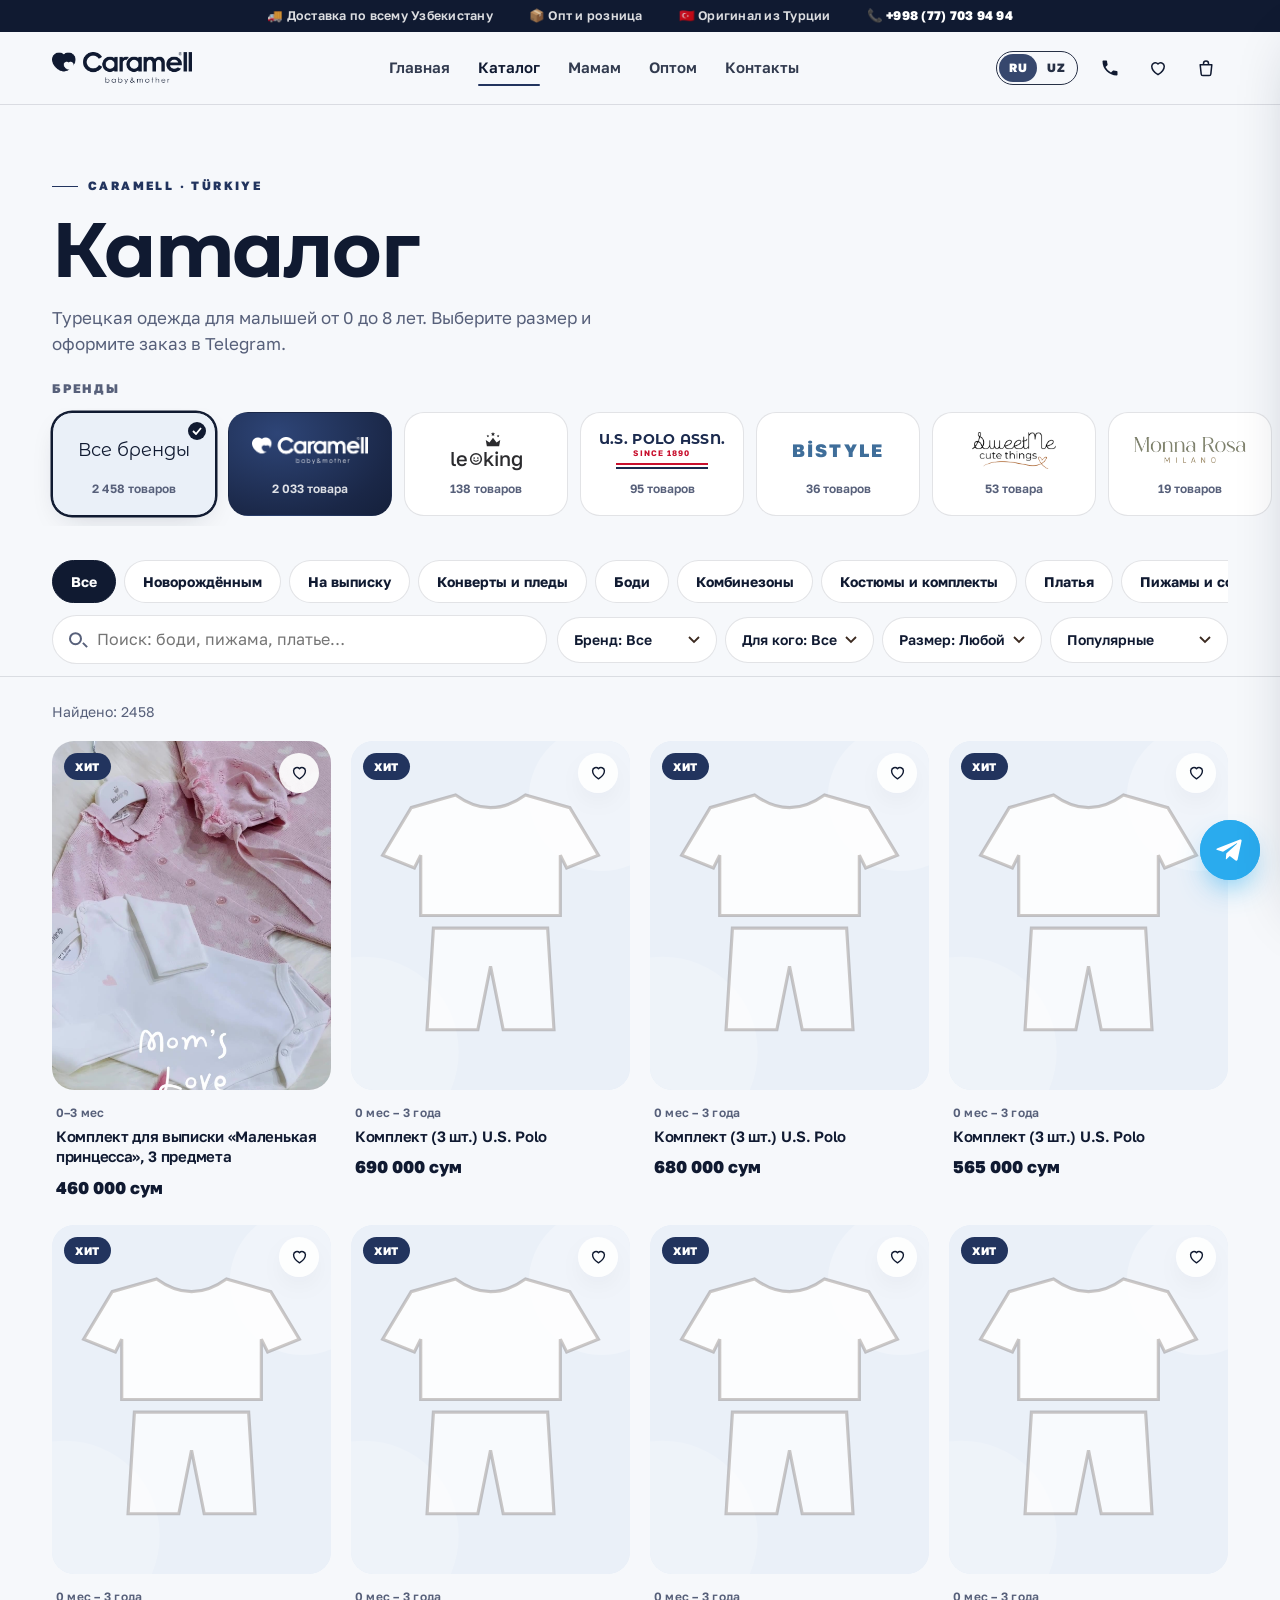
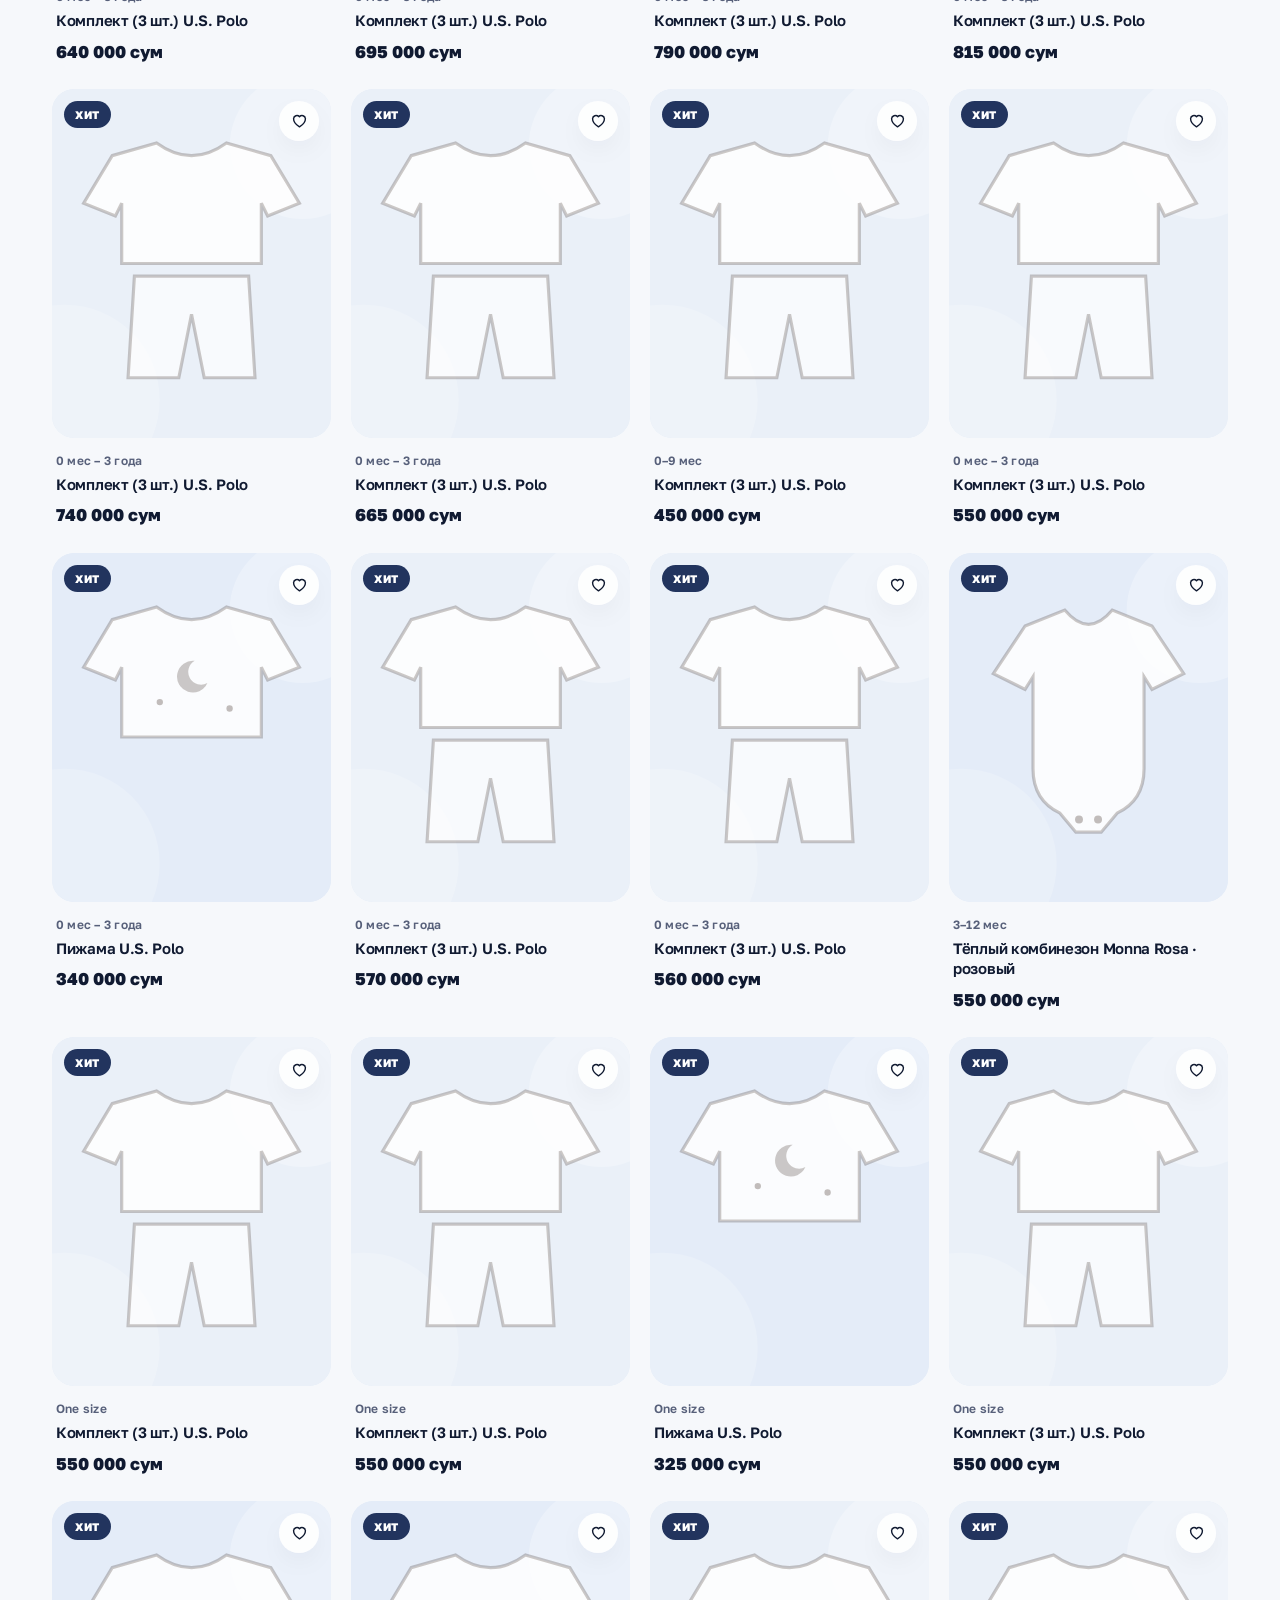
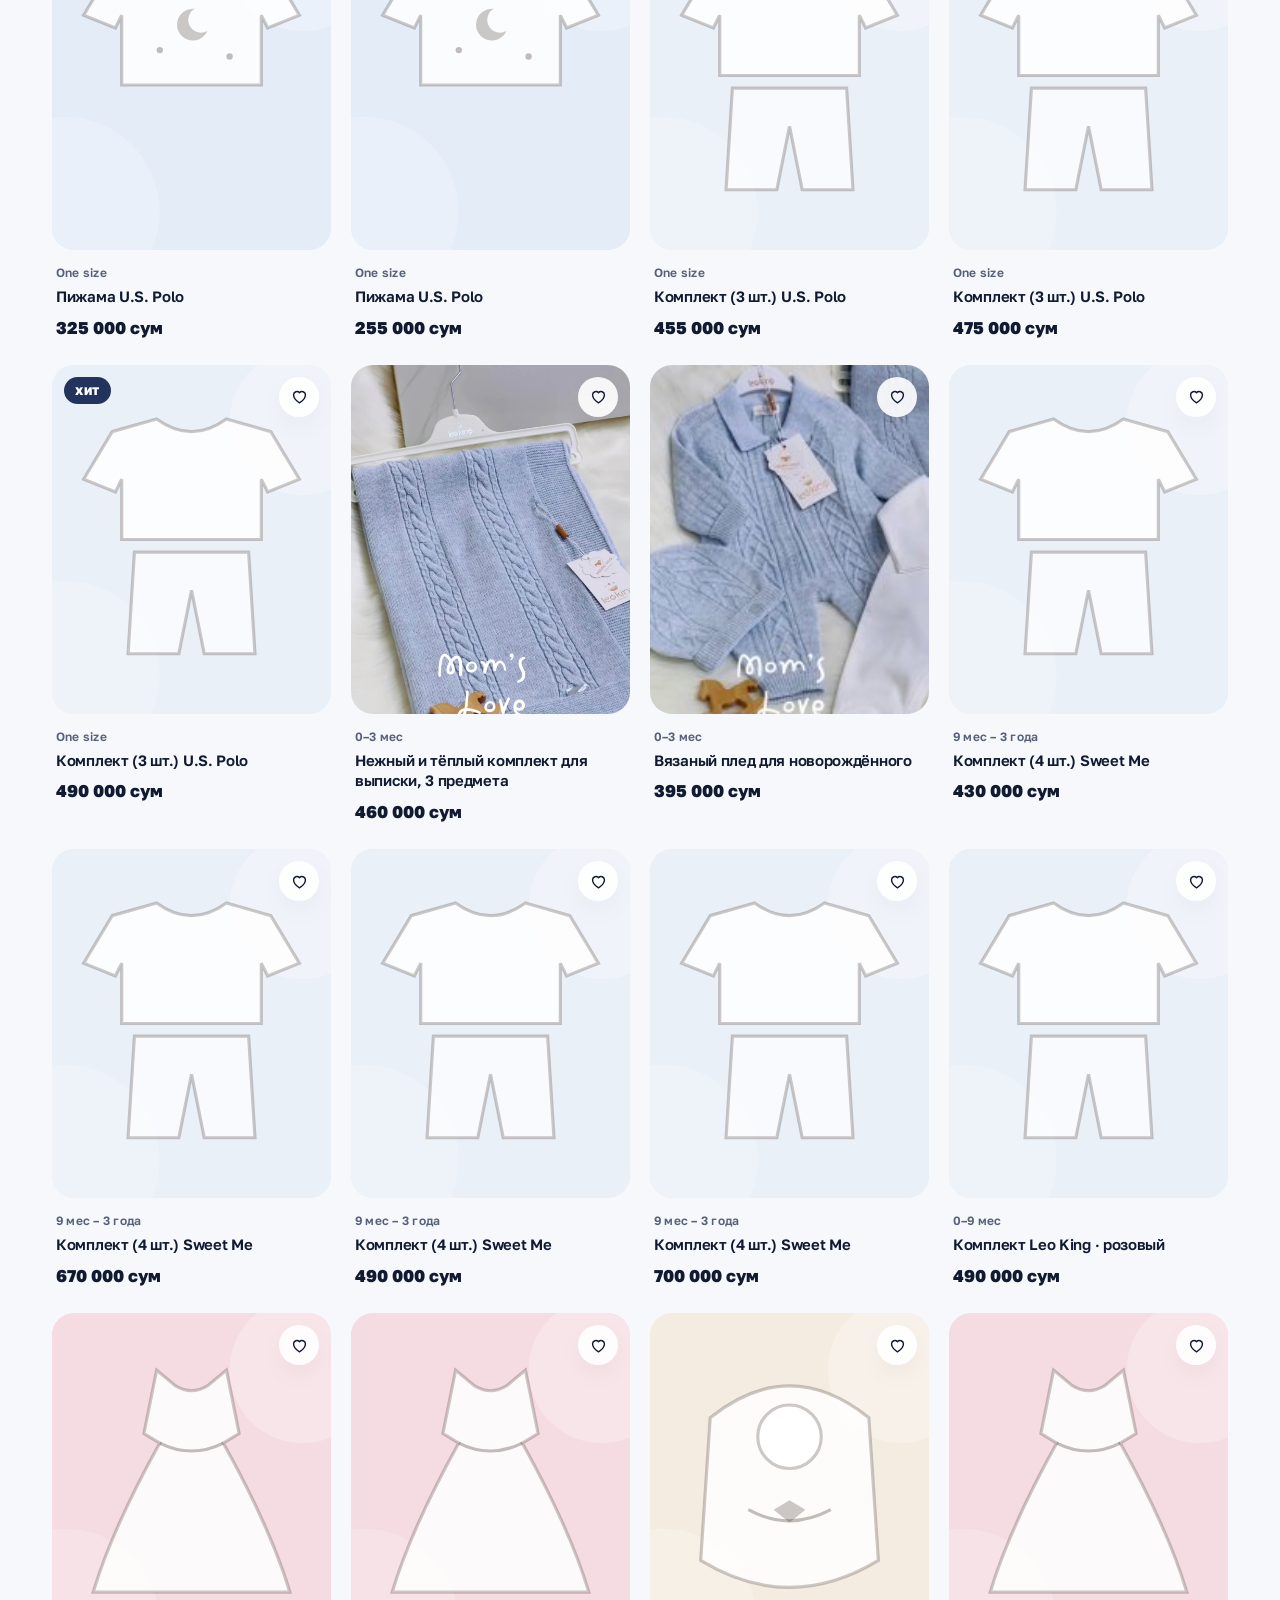
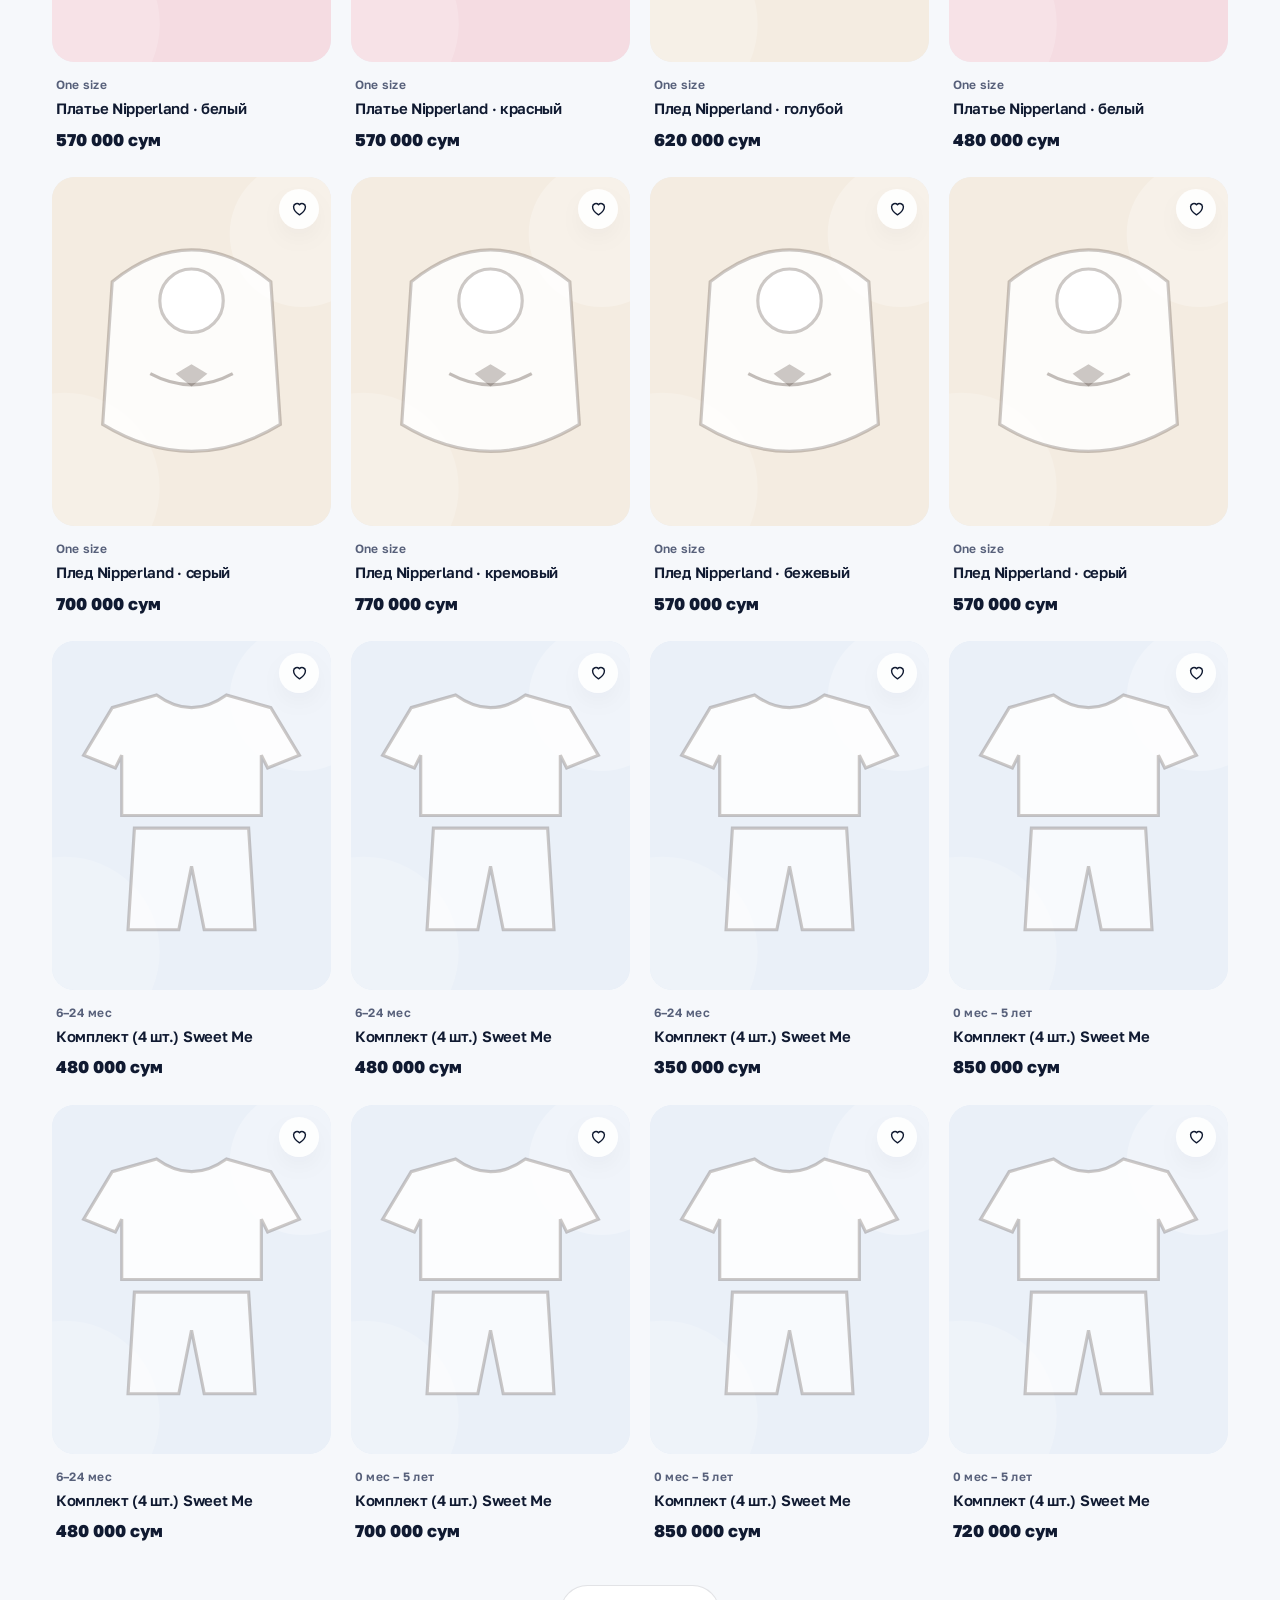
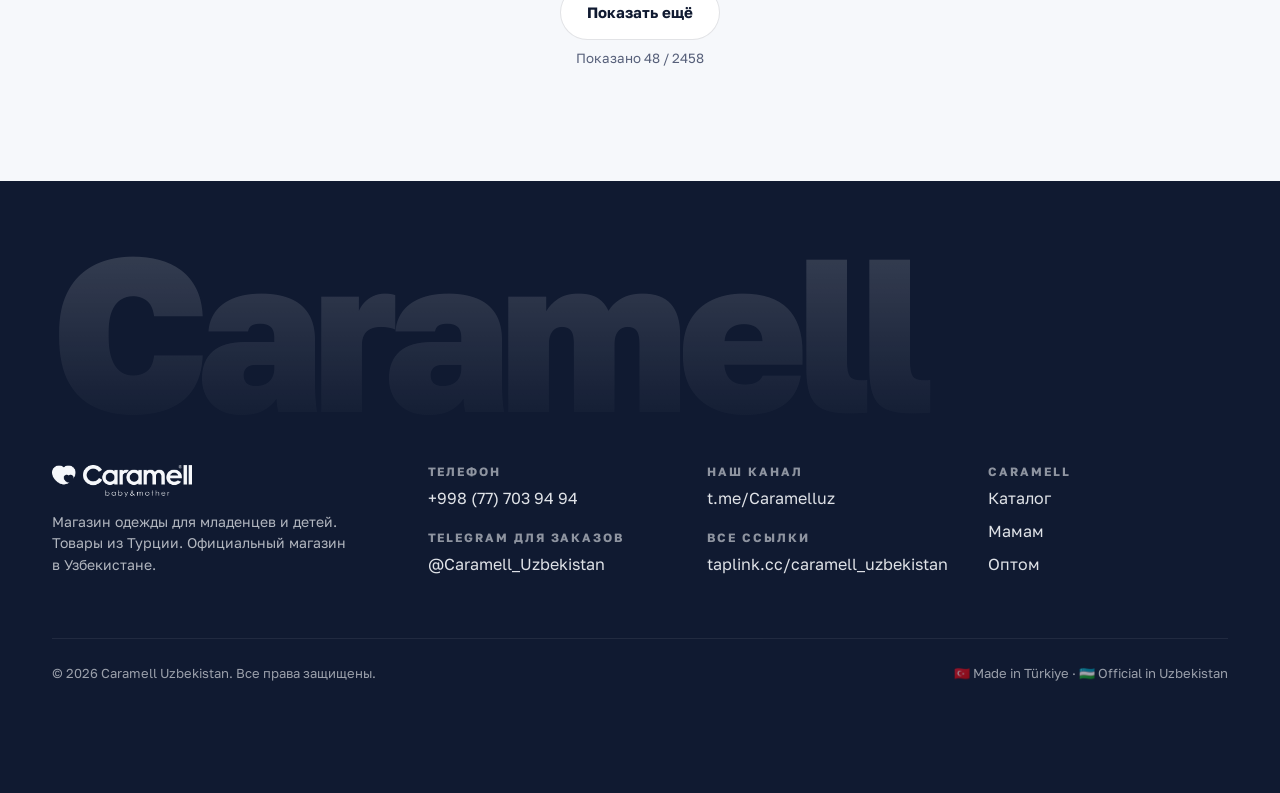
<file: catalog.html>
<!doctype html>
<html lang="ru">
<head>
  <meta charset="utf-8">
  <meta name="viewport" content="width=device-width, initial-scale=1, viewport-fit=cover">
  <title>Каталог — Caramell Uzbekistan</title>
  <meta name="description" content="Каталог детской одежды Caramell из Турции: наборы на выписку, конверты и пледы, боди, комбинезоны, костюмы, платья, пижамы. Бренды Caramell, Leo King, U.S. Polo, Pamina и другие. Заказ в Telegram.">
  <meta name="theme-color" content="#101A31">
  <link rel="icon" href="data:image/svg+xml,%3Csvg xmlns='http://www.w3.org/2000/svg' viewBox='0 0 64 64'%3E%3Crect width='64' height='64' rx='16' fill='%23101A31'/%3E%3Cpath fill='white' transform='translate(8,8)' d='M24 15.5c-1-4-4.4-6.6-8.3-6.3-4.6.3-8 4.2-7.6 8.8.5 6.4 8.8 12.9 15.9 17.6 7.1-4.7 15.4-11.2 15.9-17.6.4-4.6-3-8.5-7.6-8.8-3.9-.3-7.3 2.3-8.3 6.3z'/%3E%3C/svg%3E">
  <link rel="preconnect" href="https://fonts.googleapis.com">
  <link rel="preconnect" href="https://fonts.gstatic.com" crossorigin>
  <link href="https://fonts.googleapis.com/css2?family=Golos+Text:wght@400;500;600;700;800&family=Montserrat+Alternates:ital,wght@0,500;0,600;0,700;1,600;1,700&display=swap" rel="stylesheet">
  <link rel="stylesheet" href="css/style.css?v=fonts2">
  <script src="js/art.js"></script>
</head>
<body data-page="catalog">

  <section class="page-hero">
    <div class="container">
      <span class="kicker">Caramell · Türkiye</span>
      <h1 data-i18n="cat.page.title"></h1>
      <p data-i18n="cat.page.sub"></p>
    </div>
  </section>

  <section class="brands-wrap" aria-labelledby="brands-title">
    <div class="container"><h2 class="brands-title" id="brands-title" data-i18n="brands.title"></h2></div>
    <div class="brands" id="f-brands"></div>
  </section>

  <div class="filters" id="filters">
    <div class="container">
      <div class="chips" id="f-cat"></div>
      <div class="filter-row">
        <label class="search"><input type="search" id="f-q" data-i18n-ph="f.search" aria-label="search"></label>
        <div class="selects">
        <select class="select" id="f-brand" aria-label="brand"></select>
        <select class="select" id="f-g" aria-label="gender"></select>
        <select class="select" id="f-size" aria-label="size"></select>
        <select class="select" id="f-sort" aria-label="sort"></select>
        </div>
      </div>
    </div>
  </div>

  <main class="container" style="padding-bottom:64px">
    <div class="found" id="found"></div>
    <div class="grid" id="grid"></div>
  </main>

  <script src="js/i18n.js"></script>
  <script src="js/data/telegram.js"></script>
  <script src="js/data/billz.js"></script>
  <script src="js/products.js"></script>
  <script src="js/wishlist.js"></script>
  <script src="js/cart.js"></script>
  <script src="js/modal.js"></script>
  <script src="js/catalog.js"></script>
  <script src="js/main.js"></script>
</body>
</html>
</file>
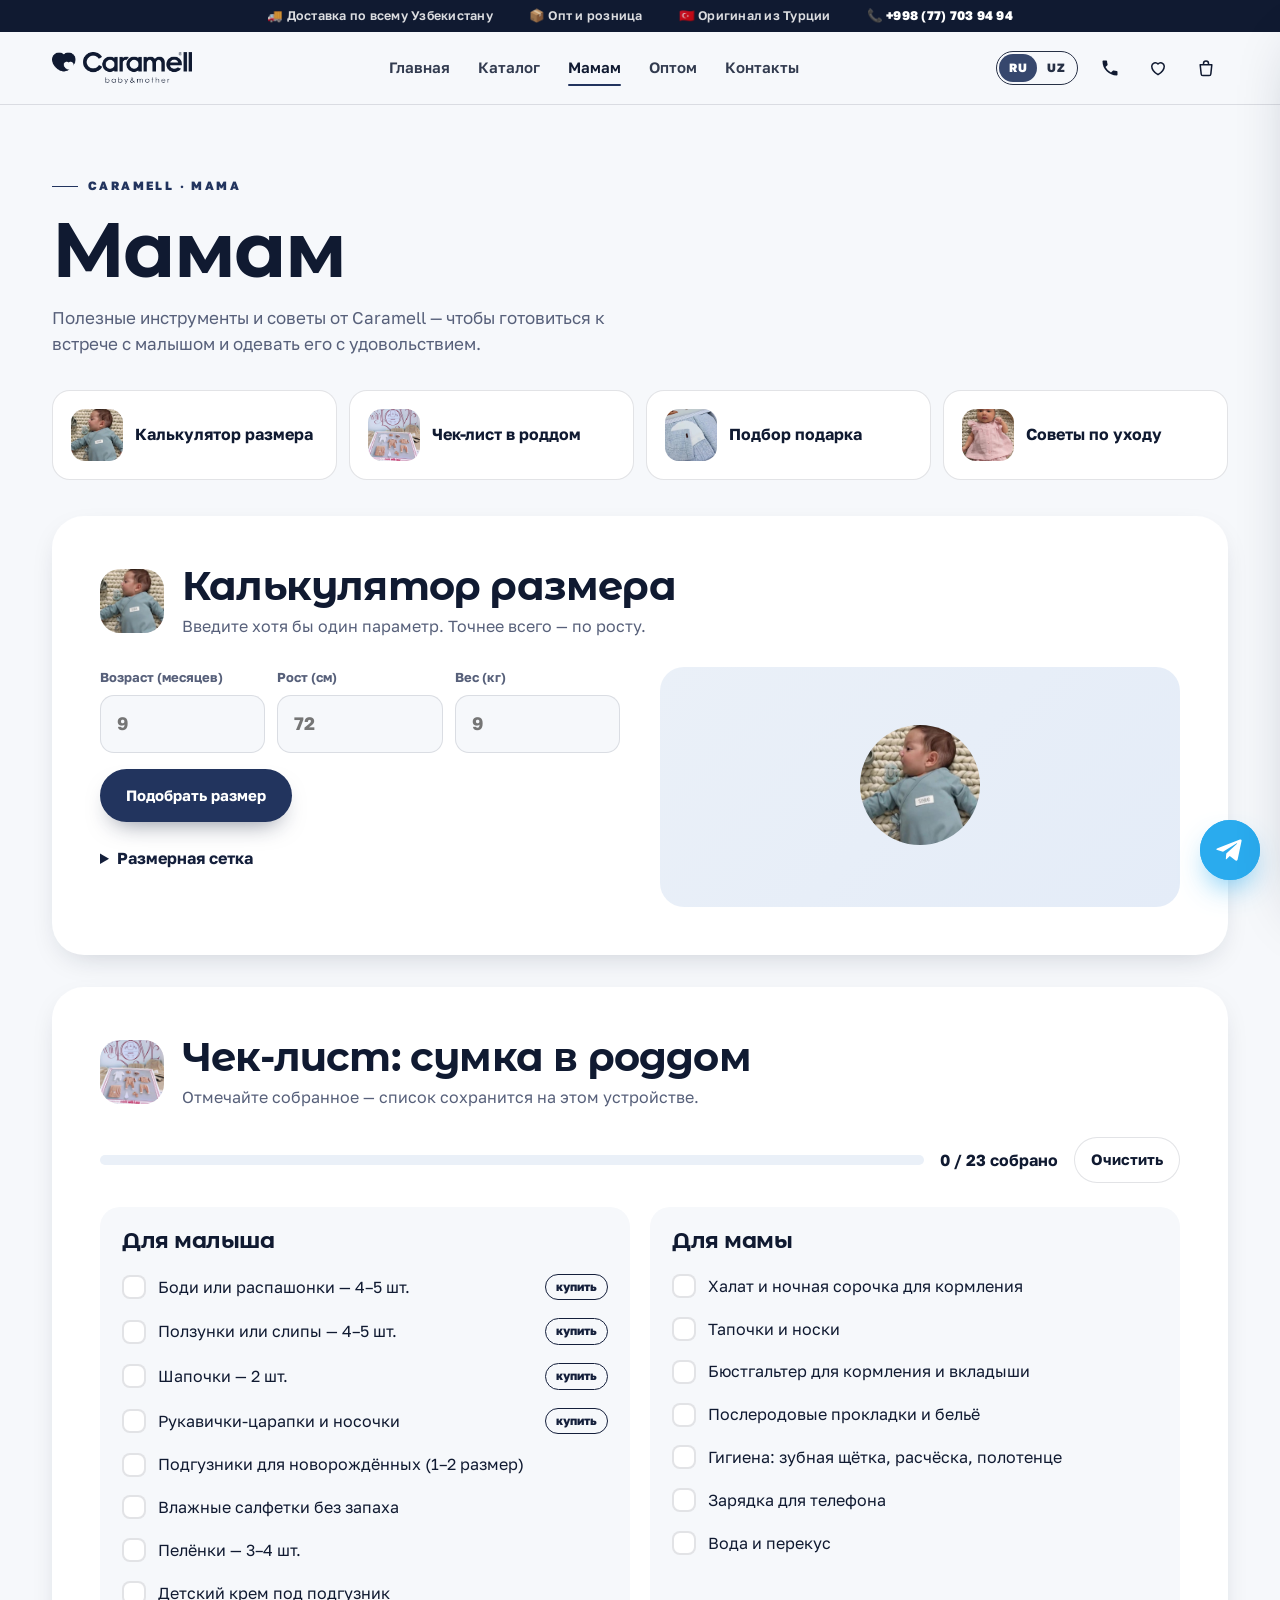
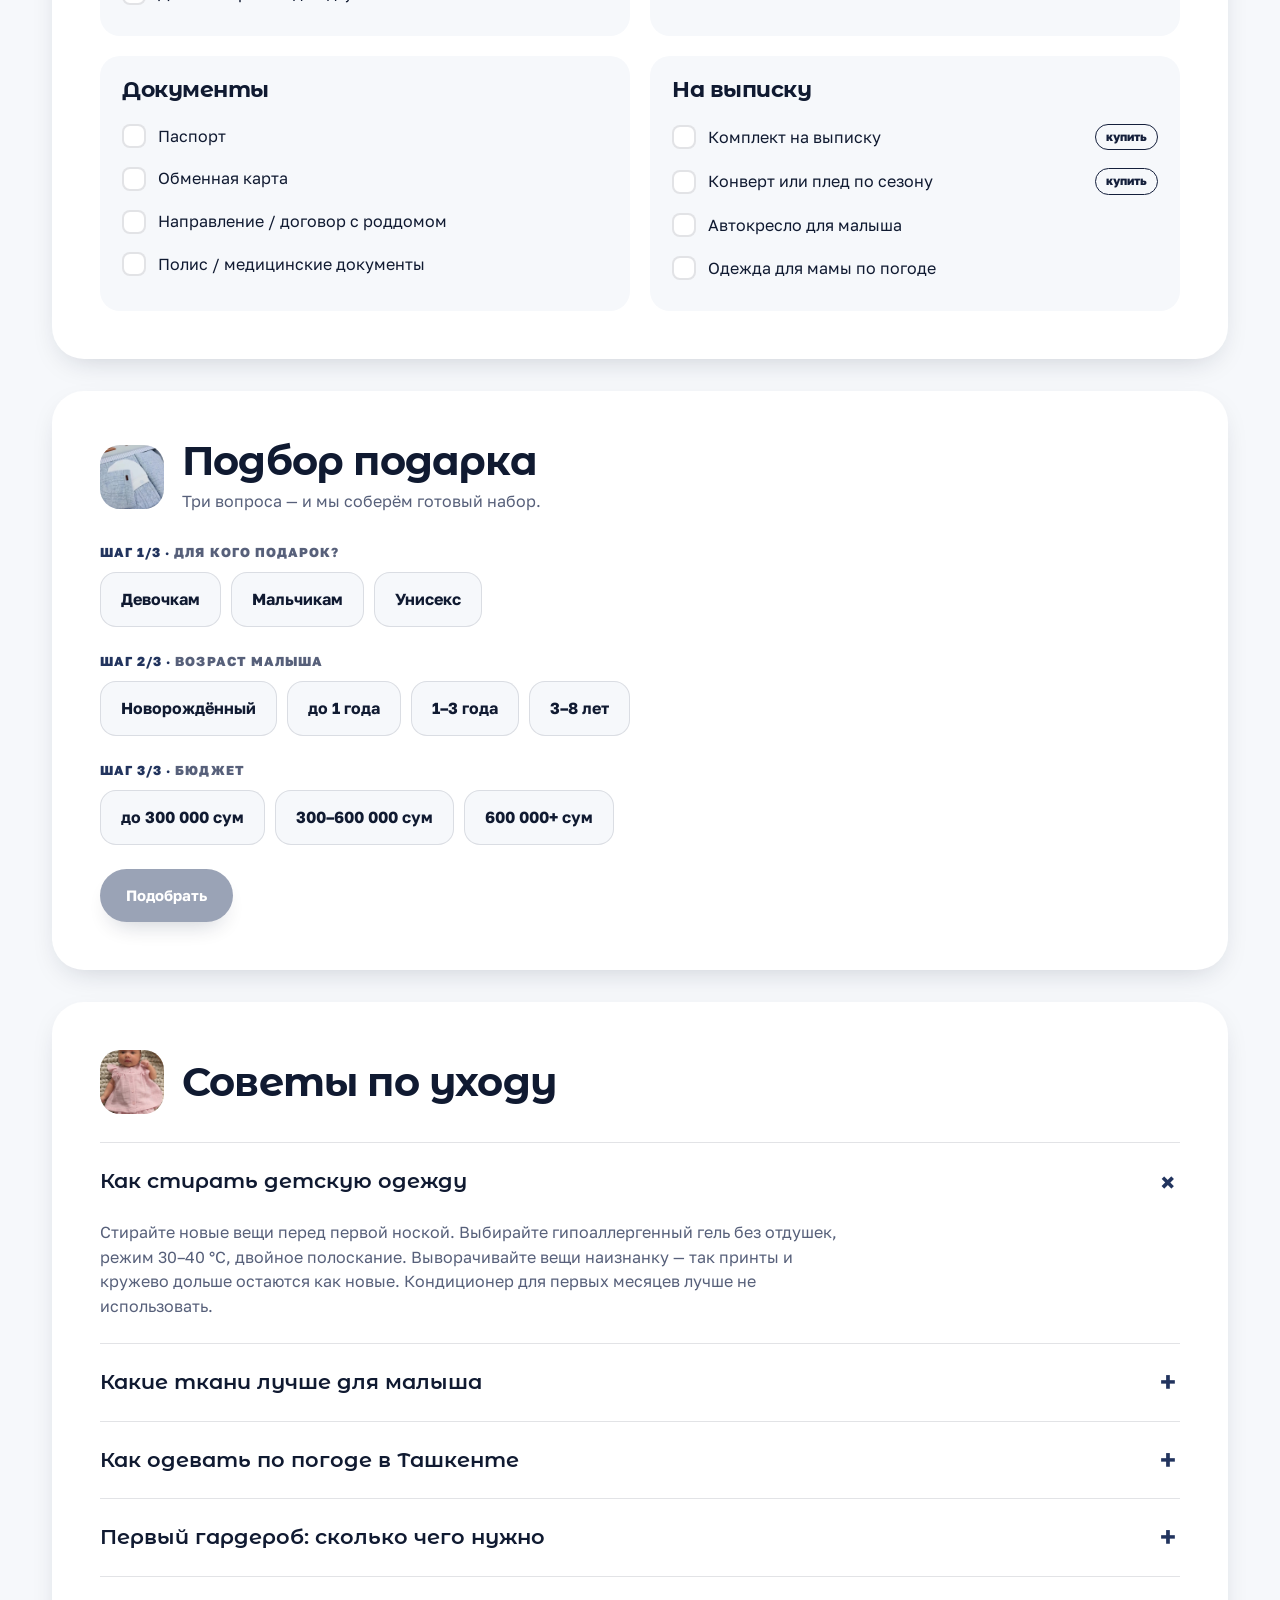
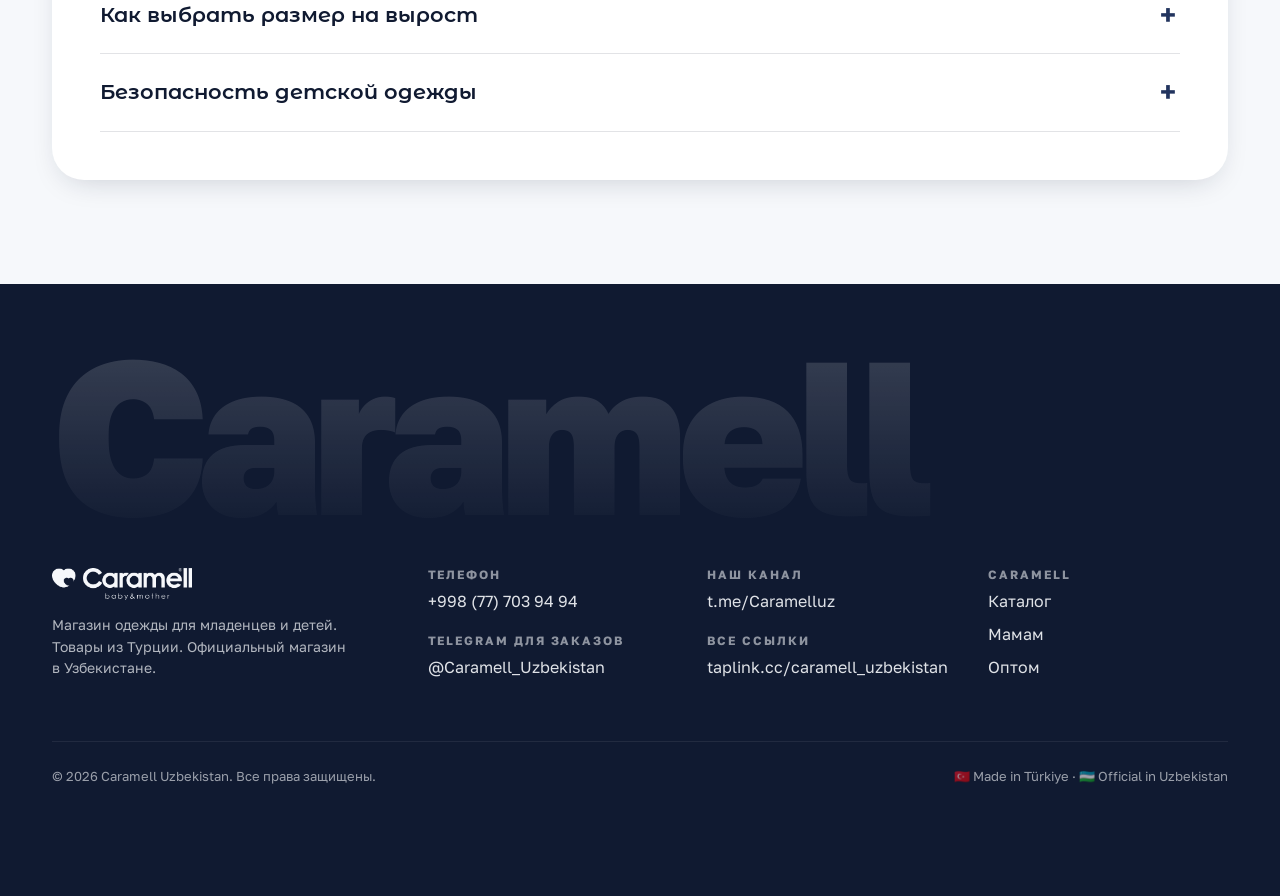
<file: moms.html>
<!doctype html>
<html lang="ru">
<head>
  <meta charset="utf-8">
  <meta name="viewport" content="width=device-width, initial-scale=1, viewport-fit=cover">
  <title>Мамам — Caramell Uzbekistan</title>
  <meta name="description" content="Полезное для мам от Caramell: калькулятор размера детской одежды, чек-лист сумки в роддом, подбор подарка, советы по уходу.">
  <meta name="theme-color" content="#101A31">
  <link rel="icon" href="data:image/svg+xml,%3Csvg xmlns='http://www.w3.org/2000/svg' viewBox='0 0 64 64'%3E%3Crect width='64' height='64' rx='16' fill='%23101A31'/%3E%3Cpath fill='white' transform='translate(8,8)' d='M24 15.5c-1-4-4.4-6.6-8.3-6.3-4.6.3-8 4.2-7.6 8.8.5 6.4 8.8 12.9 15.9 17.6 7.1-4.7 15.4-11.2 15.9-17.6.4-4.6-3-8.5-7.6-8.8-3.9-.3-7.3 2.3-8.3 6.3z'/%3E%3C/svg%3E">
  <link rel="preconnect" href="https://fonts.googleapis.com">
  <link rel="preconnect" href="https://fonts.gstatic.com" crossorigin>
  <link href="https://fonts.googleapis.com/css2?family=Golos+Text:wght@400;500;600;700;800&family=Montserrat+Alternates:ital,wght@0,500;0,600;0,700;1,600;1,700&display=swap" rel="stylesheet">
  <link rel="stylesheet" href="css/style.css?v=fonts2">
  <script src="js/art.js"></script>
</head>
<body data-page="moms">

  <section class="page-hero">
    <div class="container">
      <span class="kicker">Caramell · Mama</span>
      <h1 data-i18n="moms.title"></h1>
      <p data-i18n="moms.sub"></p>
      <nav class="moms-nav">
        <a href="#size"><img src="assets/moms/size.jpg" alt="" loading="lazy" width="600" height="600"><b data-i18n="momsT.1"></b></a>
        <a href="#checklist"><img src="assets/moms/checklist.jpg" alt="" loading="lazy" width="600" height="600"><b data-i18n="momsT.2"></b></a>
        <a href="#gift"><img src="assets/moms/gift.jpg" alt="" loading="lazy" width="600" height="600"><b data-i18n="momsT.3"></b></a>
        <a href="#tips"><img src="assets/moms/tips.jpg" alt="" loading="lazy" width="600" height="600"><b data-i18n="momsT.4"></b></a>
      </nav>
    </div>
  </section>

  <main class="container" style="padding-bottom:64px">

    <!-- Калькулятор размера -->
    <section class="panel reveal" id="size">
      <div class="panel-head"><div class="panel-ico"><img src="assets/moms/size.jpg" alt="" loading="lazy" width="600" height="600"></div><div><h2 data-i18n="size.title"></h2><p data-i18n="size.sub"></p></div></div>
      <div class="calc">
        <form id="size-form" novalidate>
          <div class="fields">
            <div class="field"><label for="s-age" data-i18n="size.age"></label><input id="s-age" type="number" inputmode="decimal" min="0" max="120" placeholder="9"></div>
            <div class="field"><label for="s-h" data-i18n="size.h"></label><input id="s-h" type="number" inputmode="decimal" min="40" max="150" placeholder="72"></div>
            <div class="field"><label for="s-w" data-i18n="size.w"></label><input id="s-w" type="number" inputmode="decimal" min="2" max="40" step="0.1" placeholder="9"></div>
          </div>
          <button class="btn btn-primary" type="submit" data-i18n="size.go"></button>
          <details class="sizes-d"><summary data-i18n="size.table"></summary><div class="table-wrap"><table class="size-table" id="size-table"></table></div></details>
        </form>
        <div class="calc-res" id="size-res"><div class="ph"><img src="assets/moms/size.jpg" alt="" width="600" height="600"></div></div>
      </div>
    </section>

    <!-- Чек-лист в роддом -->
    <section class="panel reveal" id="checklist">
      <div class="panel-head"><div class="panel-ico"><img src="assets/moms/checklist.jpg" alt="" loading="lazy" width="600" height="600"></div><div><h2 data-i18n="check.title"></h2><p data-i18n="check.sub"></p></div></div>
      <div class="progress"><div class="bar"><i id="check-bar" style="width:0"></i></div><b id="check-count"></b><button class="btn btn-ghost" id="check-reset" style="padding:10px 16px" data-i18n="check.reset"></button></div>
      <div class="check-groups" id="check-groups"></div>
    </section>

    <!-- Подбор подарка -->
    <section class="panel reveal" id="gift">
      <div class="panel-head"><div class="panel-ico"><img src="assets/moms/gift.jpg" alt="" loading="lazy" width="600" height="600"></div><div><h2 data-i18n="gift.title"></h2><p data-i18n="gift.sub"></p></div></div>
      <div id="gift-quiz"></div>
      <div id="gift-res"></div>
    </section>

    <!-- Советы -->
    <section class="panel reveal" id="tips">
      <div class="panel-head"><div class="panel-ico"><img src="assets/moms/tips.jpg" alt="" loading="lazy" width="600" height="600"></div><div><h2 data-i18n="tips.title"></h2></div></div>
      <div class="acc" id="tips-acc"></div>
    </section>
  </main>

  <script src="js/i18n.js"></script>
  <script src="js/data/telegram.js"></script>
  <script src="js/data/billz.js"></script>
  <script src="js/products.js"></script>
  <script src="js/wishlist.js"></script>
  <script src="js/cart.js"></script>
  <script src="js/modal.js"></script>
  <script src="js/moms.js"></script>
  <script src="js/main.js"></script>
</body>
</html>
</file>
<file: css/style.css>
/* ===== Caramell Uzbekistan ===== */
:root {
  --cream: #F6F8FB;
  --cream-2: #EAF0F8;
  --paper: #FFFFFF;
  --caramel: #22345E;
  --caramel-d: #141F3B;
  --choco: #101A31;
  --choco-2: #57607A;
  --powder: #E4ECF8;
  --sage: #F5DCE2;
  --line: rgba(16, 26, 49, .12);
  --tg: #2AABEE;
  --shadow: 0 10px 30px -12px rgba(16, 26, 49, .22);
  --shadow-lg: 0 30px 60px -25px rgba(16, 26, 49, .32);
  --r: 22px;
  --r-sm: 14px;
  /* Заголовки — Montserrat Alternates (округлая геометрия, как у логотипа Caramell), текст — Golos Text */
  --serif: "Montserrat Alternates", "Trebuchet MS", sans-serif;
  --sans: "Golos Text", system-ui, -apple-system, sans-serif;
  --ease: cubic-bezier(.2, .7, .2, 1);
}

*, *::before, *::after { box-sizing: border-box; }
html { scroll-behavior: smooth; -webkit-text-size-adjust: 100%; }
body { margin: 0; font-family: var(--sans); color: var(--choco); background: var(--cream); line-height: 1.55; font-size: 16px; overflow-x: hidden; }
img { max-width: 100%; display: block; }
a { color: inherit; text-decoration: none; }
button { font: inherit; color: inherit; cursor: pointer; border: 0; background: none; }
input, select { font: inherit; color: inherit; }
h1, h2, h3, h4 { font-family: var(--serif); font-weight: 700; line-height: 1.1; margin: 0; letter-spacing: -.02em; }
em { font-style: italic; color: var(--caramel); }
.container { width: 100%; max-width: 1240px; margin: 0 auto; padding: 0 16px; }
@media (min-width: 720px) { .container { padding: 0 32px; } }
.i { width: 20px; height: 20px; flex: none; }
[hidden] { display: none !important; }

/* ---------- Buttons ---------- */
.btn { display: inline-flex; align-items: center; justify-content: center; gap: 10px; padding: 15px 26px; border-radius: 999px; font-weight: 700; font-size: 15px; transition: transform .25s var(--ease), background .25s, box-shadow .25s, color .25s; white-space: nowrap; }
.btn:hover { transform: translateY(-2px); }
.btn-primary { background: var(--caramel); color: #fff; box-shadow: 0 12px 24px -12px rgba(20, 31, 59, .55); }
.btn-primary:hover { background: var(--caramel-d); }
.btn-light { background: #fff; color: var(--choco); }
.btn-glass { background: rgba(255, 255, 255, .14); color: #fff; border: 1px solid rgba(255, 255, 255, .45); backdrop-filter: blur(8px); -webkit-backdrop-filter: blur(8px); }
.btn-glass:hover { background: rgba(255, 255, 255, .25); }
.btn-tg { background: var(--tg); color: #fff; }
.btn-tg:hover { background: #1e96d3; }
.btn-ghost { border: 1.5px solid var(--line); background: var(--paper); }
.btn-ghost:hover { border-color: var(--caramel); color: var(--caramel-d); }
.btn-block { width: 100%; }
.icon-btn { width: 44px; height: 44px; border-radius: 50%; display: inline-grid; place-items: center; position: relative; transition: background .2s; font-size: 26px; line-height: 1; }
.icon-btn:hover { background: rgba(59, 42, 32, .07); }

/* ---------- Header ---------- */
.site-header { position: sticky; top: 0; z-index: 50; background: rgba(246, 248, 251, .92); backdrop-filter: blur(14px); -webkit-backdrop-filter: blur(14px); border-bottom: 1px solid var(--line); transition: background .3s, color .3s, border-color .3s; }
.site-header.is-over { position: fixed; left: 0; right: 0; background: transparent; border-color: transparent; color: #fff; backdrop-filter: none; -webkit-backdrop-filter: none; }
.site-header.is-over.is-solid { background: rgba(246, 248, 251, .94); color: var(--choco); border-color: var(--line); backdrop-filter: blur(14px); -webkit-backdrop-filter: blur(14px); }
.site-header.is-over .icon-btn:hover { background: rgba(255, 255, 255, .15); }
.header-in { height: 72px; display: flex; align-items: center; gap: 24px; }
.logo { display: flex; align-items: center; gap: 9px; line-height: 1; }
.logo-mark { width: 26px; height: 26px; flex: none; color: currentColor; }
/* Логотип Caramell (сердце + надпись + baby&mother) — тот же файл, что в каталоге брендов.
   PNG используется как маска, поэтому логотип берёт цвет текста: белый на видео, тёмно-синий на светлом фоне */
.logo-img { display: block; flex: none; width: 140px; aspect-ratio: 240 / 55; background: currentColor;
  -webkit-mask: url("../assets/brands/caramell.png") no-repeat center / contain; mask: url("../assets/brands/caramell.png") no-repeat center / contain; }
.story-brand .logo-img { width: 92px; }
.logo-text { display: flex; flex-direction: column; }
.logo-word { font-family: var(--sans); font-size: 24px; font-weight: 800; letter-spacing: -.02em; }
.logo-sub { font-size: 9px; letter-spacing: .38em; font-weight: 700; margin-top: 2px; opacity: .65; padding-left: 1px; }
.main-nav { display: flex; gap: 28px; margin: 0 auto; font-weight: 600; font-size: 15px; }
.main-nav a { position: relative; padding: 6px 0; opacity: .85; transition: opacity .2s; }
.main-nav a:hover, .main-nav a.is-active { opacity: 1; }
.main-nav a::after { content: ""; position: absolute; left: 0; right: 0; bottom: 0; height: 2px; background: var(--caramel); border-radius: 2px; transform: scaleX(0); transition: transform .3s var(--ease); }
.main-nav a:hover::after, .main-nav a.is-active::after { transform: scaleX(1); }
/* «Мамам» — заметная розовая пилюля в шапке */
.header-act { display: flex; align-items: center; gap: 4px; }
.lang { display: flex; border: 1.5px solid currentColor; border-radius: 999px; padding: 2px; margin-right: 6px; opacity: .9; }
.lang button { font-size: 12px; font-weight: 800; padding: 5px 10px; border-radius: 999px; letter-spacing: .04em; }
.lang button.is-on { background: var(--caramel); color: #fff; }
.cart-count, .fav-count { position: absolute; top: 3px; right: 1px; min-width: 19px; height: 19px; padding: 0 5px; border-radius: 10px; background: var(--caramel); color: #fff; font: 800 11px/19px var(--sans); text-align: center; }
.cart-count.bump { animation: bump .5s var(--ease); }
@keyframes bump { 40% { transform: scale(1.5); } }
.menu-btn { display: none; }

@media (max-width: 900px) {
  .main-nav { position: fixed; inset: 104px 0 auto 0; flex-direction: column; gap: 0; background: var(--cream); color: var(--choco); padding: 8px 16px 24px; border-bottom: 1px solid var(--line); transform: translateY(-120%); transition: transform .35s var(--ease); box-shadow: var(--shadow); z-index: -1; }
  .main-nav a { padding: 16px 4px; font-size: 20px; font-family: var(--serif); border-bottom: 1px solid var(--line); }
  .main-nav a::after { display: none; }
  .menu-open .main-nav { transform: none; }
  .menu-btn { display: inline-grid; }
  .header-act { margin-left: auto; }
}
@media (max-width: 480px) { .hide-sm { display: none; } .logo-word { font-size: 21px; } .logo-img { width: 118px; } .lang button { padding: 5px 8px; } }

/* ---------- Hero ---------- */
.hero { position: relative; min-height: 100vh; min-height: 100svh; display: flex; align-items: flex-end; color: #fff; overflow: hidden; background: var(--choco); }
.hero-media, .hero-media > * { position: absolute; inset: 0; width: 100%; height: 100%; }
.hero-media video { object-fit: cover; }
.hero-slides { display: none; }
.hero.no-video .hero-slides { display: block; }
.hero.no-video video { display: none; }
.hero-slides .slide { position: absolute; inset: 0; background-size: cover; background-position: center; opacity: 0; animation: slides 24s infinite; }
.hero-slides .slide:nth-child(2) { animation-delay: 6s; }
.hero-slides .slide:nth-child(3) { animation-delay: 12s; }
.hero-slides .slide:nth-child(4) { animation-delay: 18s; }
@keyframes slides { 0% { opacity: 0; transform: scale(1.12); } 5% { opacity: 1; } 25% { opacity: 1; } 32% { opacity: 0; transform: scale(1); } 100% { opacity: 0; } }
.hero::after { content: ""; position: absolute; inset: 0; background: linear-gradient(180deg, rgba(12, 19, 37, .5) 0%, rgba(12, 19, 37, .12) 35%, rgba(12, 19, 37, .8) 100%), radial-gradient(ellipse at 20% 80%, rgba(34, 52, 94, .55), transparent 60%); }
.hero-media { will-change: transform; }
.hero.video-on .hero-media video { animation: heroZoom 2.4s var(--ease) both; }
@keyframes heroZoom { from { transform: scale(1.18); filter: blur(8px); } to { transform: none; filter: none; } }
.hero-grain { position: absolute; inset: 0; z-index: 1; pointer-events: none; opacity: .12; mix-blend-mode: overlay; background-image: url("data:image/svg+xml,%3Csvg xmlns='http://www.w3.org/2000/svg' width='160' height='160'%3E%3Cfilter id='n'%3E%3CfeTurbulence type='fractalNoise' baseFrequency='.9' numOctaves='3' stitchTiles='stitch'/%3E%3C/filter%3E%3Crect width='100%25' height='100%25' filter='url(%23n)'/%3E%3C/svg%3E"); }
.hero-in { position: relative; z-index: 2; padding-top: 150px; padding-bottom: 110px; display: grid; grid-template-columns: 1fr auto; gap: 40px; align-items: end; }
.hero-copy > * { animation: rise 1s var(--ease) both; }
.hero-copy > :nth-child(2) { animation-delay: .12s; }
.hero-copy > :nth-child(3) { animation-delay: .26s; }
.hero-copy > :nth-child(4) { animation-delay: .4s; }
.hero-copy > :nth-child(5) { animation-delay: .55s; }
@keyframes rise { from { opacity: 0; transform: translateY(34px); filter: blur(6px); } to { opacity: 1; transform: none; filter: none; } }
.hero h1 .rot { display: inline-block; background: linear-gradient(100deg, #F6C6CE, #FFE7EB 45%, #C3D5F2); -webkit-background-clip: text; background-clip: text; color: transparent; padding-right: .08em; transition: opacity .38s var(--ease), transform .38s var(--ease), filter .38s; }
.hero h1 .rot.out { opacity: 0; transform: translateY(-.35em) rotateX(40deg); filter: blur(6px); }
.hero h1 .rot.in { animation: wordIn .5s var(--ease); }
@keyframes wordIn { from { opacity: 0; transform: translateY(.4em); filter: blur(6px); } }
.btn-xl { padding: 18px 30px; font-size: 16px; }
.hero-stats { display: flex; flex-wrap: wrap; gap: 10px; margin-top: 34px; }
.stat { display: flex; align-items: center; gap: 10px; padding: 10px 16px 10px 12px; border-radius: 16px; background: rgba(255, 255, 255, .1); border: 1px solid rgba(255, 255, 255, .22); backdrop-filter: blur(12px); -webkit-backdrop-filter: blur(12px); }
.stat b { font-family: var(--serif); font-size: 26px; font-weight: 500; line-height: 1; min-width: 1.2em; font-variant-numeric: tabular-nums; }
.stat span { font-size: 12px; line-height: 1.25; max-width: 11ch; opacity: .85; font-weight: 600; }
.hot { width: 300px; animation: rise 1.1s .7s var(--ease) both; }
.hot-card { display: block; cursor: pointer; background: rgba(255, 255, 255, .14); border: 1px solid rgba(255, 255, 255, .3); border-radius: 26px; padding: 10px; backdrop-filter: blur(18px) saturate(1.4); -webkit-backdrop-filter: blur(18px) saturate(1.4); box-shadow: 0 30px 60px -20px rgba(0, 0, 0, .45); transition: transform .4s var(--ease); animation: float 7s ease-in-out infinite; }
.hot-card:hover { transform: translateY(-6px) rotate(-1deg); }
.hot-img { border-radius: 18px; overflow: hidden; aspect-ratio: 4 / 3; background: var(--powder); }
.hot-img img { width: 100%; height: 100%; object-fit: cover; }
.hot-body { padding: 14px 8px 6px; display: grid; gap: 6px; }
.hot-k { font-size: 11px; font-weight: 800; letter-spacing: .14em; text-transform: uppercase; color: #FFD6DD; }
.hot-body b { font-size: 15px; line-height: 1.3; font-weight: 700; }
.hot-row { display: flex; justify-content: space-between; align-items: center; margin-top: 4px; }
.hot-price { font-size: 19px; font-weight: 800; }
.hot-btn { display: inline-flex; align-items: center; gap: 6px; background: #fff; color: var(--choco); border-radius: 999px; padding: 8px 14px; font-weight: 800; font-size: 13px; }
.hot-btn .i { width: 16px; height: 16px; }
.wave { position: absolute; left: 0; right: 0; bottom: -1px; width: 100%; height: 70px; z-index: 3; fill: var(--choco); pointer-events: none; }
@media (max-width: 1000px) { .hero-in { grid-template-columns: 1fr; } .hot { width: min(100%, 360px); } }
@media (max-width: 720px) {
  .hero-in { padding-top: 150px; padding-bottom: 90px; gap: 26px; }
  .hero-stats { display: grid; grid-template-columns: 1fr 1fr; }
  .hot { width: 100%; }
  .hot-card { display: grid; grid-template-columns: 96px 1fr; gap: 12px; align-items: center; animation: none; }
  .hot-img { aspect-ratio: 1; }
  .hot-body { padding: 4px 6px 4px 0; }
  .wave { height: 36px; }
}
.kicker { display: inline-flex; align-items: center; gap: 10px; font-size: 12px; font-weight: 800; letter-spacing: .2em; text-transform: uppercase; color: var(--caramel); }
.kicker::before { content: ""; width: 26px; height: 1.5px; background: currentColor; }
.hero .kicker { color: #C3D5F2; }
.hero h1 { font-size: clamp(30px, 4.4vw, 64px); max-width: 20ch; margin: 16px 0 18px; font-weight: 700; }
.hero h1 em { color: #F6C6CE; }
.hero-sub { max-width: 540px; font-size: clamp(16px, 2vw, 19px); opacity: .92; margin: 0 0 32px; }
.hero-cta { display: flex; flex-wrap: wrap; gap: 12px; }
.hero-scroll { position: absolute; z-index: 2; right: 32px; bottom: 36px; writing-mode: vertical-rl; font-size: 11px; letter-spacing: .3em; text-transform: uppercase; opacity: .8; display: flex; align-items: center; gap: 12px; }
.hero-scroll::after { content: ""; width: 1.5px; height: 60px; background: linear-gradient(#fff, transparent); animation: drip 2s infinite; }
@keyframes drip { 0% { transform: scaleY(0); transform-origin: top; } 50% { transform: scaleY(1); transform-origin: top; } 51% { transform-origin: bottom; } 100% { transform: scaleY(0); transform-origin: bottom; } }
.hero-badge { position: absolute; z-index: 2; right: 8%; top: 22%; width: 150px; height: 150px; border-radius: 50%; display: grid; place-items: center; text-align: center; background: rgba(255, 255, 255, .12); border: 1px solid rgba(255, 255, 255, .35); backdrop-filter: blur(10px); -webkit-backdrop-filter: blur(10px); font-family: var(--serif); font-size: 15px; line-height: 1.2; animation: float 6s ease-in-out infinite; }
.hero-badge b { display: block; font-size: 34px; font-weight: 500; }
@keyframes float { 50% { transform: translateY(-14px) rotate(-4deg); } }
@media (max-width: 720px) { .hero-badge, .hero-scroll { display: none; } .hero-in { padding-bottom: 56px; } .hero-cta .btn { flex: 1 1 100%; } }

/* ---------- Marquee / Trust ---------- */
.marquee { background: var(--choco); color: var(--cream); overflow: hidden; padding: 16px 0; }
.marquee-track { display: flex; gap: 48px; width: max-content; animation: marquee 32s linear infinite; font-family: var(--serif); font-size: 20px; font-style: italic; }
.marquee-track span { display: flex; align-items: center; gap: 48px; white-space: nowrap; }
.marquee-track span::after { content: "✦"; color: var(--caramel); font-style: normal; font-size: 14px; }
@keyframes marquee { to { transform: translateX(-50%); } }

.trust { display: grid; grid-template-columns: repeat(5, 1fr); gap: 16px; padding: 56px 0 8px; }
.trust-item { display: flex; gap: 14px; align-items: flex-start; }
.trust-ico { width: 48px; height: 48px; border-radius: 16px; background: var(--paper); display: grid; place-items: center; font-size: 22px; box-shadow: var(--shadow); flex: none; }
.trust-item b { display: block; font-size: 15px; }
.trust-item small { color: var(--choco-2); font-size: 13px; }
@media (max-width: 1000px) { .trust { grid-template-columns: repeat(2, 1fr); gap: 22px; } }
@media (max-width: 480px) { .trust { grid-template-columns: 1fr; } }

/* ---------- Sections ---------- */
.section { padding: 96px 0; }
.section-sm { padding: 64px 0; }
.sec-head { display: flex; justify-content: space-between; align-items: flex-end; gap: 24px; margin-bottom: 40px; flex-wrap: wrap; }
.sec-head h2 { font-size: clamp(32px, 4.6vw, 56px); margin-top: 14px; max-width: 18ch; }
.sec-head p { color: var(--choco-2); max-width: 440px; margin: 0; }
.link-arrow { font-weight: 700; color: var(--caramel-d); border-bottom: 1.5px solid currentColor; padding-bottom: 2px; }
@media (max-width: 720px) { .section { padding: 64px 0; } }

/* Categories */
.cats { display: grid; grid-template-columns: repeat(4, 1fr); gap: 16px; }
.cat-tile { position: relative; border-radius: var(--r); overflow: hidden; aspect-ratio: 4 / 5; color: #fff; display: flex; align-items: flex-end; isolation: isolate; }
.cat-tile img { position: absolute; inset: 0; width: 100%; height: 100%; object-fit: cover; z-index: -2; transition: transform .8s var(--ease); }
.cat-tile::after { content: ""; position: absolute; inset: 0; z-index: -1; background: linear-gradient(transparent 50%, rgba(12, 19, 37, .78)); }
.cat-tile:hover img { transform: scale(1.07); }
.cat-tile > span { padding: 18px; font-family: var(--serif); font-size: 21px; line-height: 1.15; display: flex; justify-content: space-between; align-items: flex-end; gap: 8px; width: 100%; }
.cat-tile b { font-weight: 600; display: flex; flex-direction: column; gap: 4px; }
.cat-tile small { font-family: var(--sans); font-size: 12.5px; font-weight: 600; letter-spacing: .02em; opacity: .8; }
.cat-tile > span .i { flex: none; transition: transform .3s; }
.cat-tile:hover > span .i { transform: translateX(4px); }
@media (max-width: 900px) {
  .cats { grid-template-columns: repeat(2, 1fr); gap: 12px; }
  .cat-tile > span { font-size: 17px; padding: 14px; }
  .cat-tile small { font-size: 11.5px; }
}

/* Product cards */
.grid { display: grid; grid-template-columns: repeat(4, 1fr); gap: 24px 20px; }
@media (max-width: 1000px) { .grid { grid-template-columns: repeat(3, 1fr); } }
@media (max-width: 720px) { .grid { grid-template-columns: repeat(2, 1fr); gap: 20px 12px; } }
.card { cursor: pointer; }
.card-img { position: relative; border-radius: var(--r); overflow: hidden; aspect-ratio: 4 / 5; background: var(--cream-2); }
.card-img img { width: 100%; height: 100%; object-fit: cover; transition: transform .8s var(--ease); }
.card:hover .card-img img { transform: scale(1.06); }
.badge { position: absolute; left: 12px; top: 12px; padding: 5px 11px; border-radius: 999px; font-size: 11px; font-weight: 800; letter-spacing: .06em; text-transform: uppercase; background: #fff; color: var(--choco); }
.badge-hit { background: var(--caramel); color: #fff; }
.badge-sale { background: #D9534F; color: #fff; }
.badge-new { background: var(--sage); color: var(--choco); }
.card-quick { position: absolute; right: 12px; bottom: 12px; width: 46px; height: 46px; border-radius: 50%; background: #fff; display: grid; place-items: center; box-shadow: var(--shadow); transform: translateY(8px); opacity: 0; transition: all .3s var(--ease); }
.card:hover .card-quick { transform: none; opacity: 1; }
.card-quick:hover { background: var(--caramel); color: #fff; }
@media (hover: none) { .card-quick { opacity: 1; transform: none; width: 40px; height: 40px; } }
.card-body { padding: 14px 4px 0; }
.card-sizes { font-size: 12px; color: var(--choco-2); font-weight: 600; letter-spacing: .02em; }
.card-title { font-family: var(--sans); font-size: 15px; font-weight: 600; line-height: 1.35; margin: 4px 0 8px; display: -webkit-box; -webkit-line-clamp: 2; -webkit-box-orient: vertical; overflow: hidden; }
.card-price { font-weight: 800; font-size: 17px; display: flex; gap: 10px; align-items: baseline; flex-wrap: wrap; }
.card-price s { font-weight: 500; font-size: 13px; color: var(--choco-2); }

/* Horizontal slider */
.slider { display: grid; grid-auto-flow: column; grid-auto-columns: calc((100% - 60px) / 4); gap: 20px; overflow-x: auto; scroll-snap-type: x mandatory; padding-bottom: 12px; scrollbar-width: none; }
.slider::-webkit-scrollbar { display: none; }
.slider > * { scroll-snap-align: start; }
@media (max-width: 1000px) { .slider { grid-auto-columns: calc((100% - 40px) / 3); } }
@media (max-width: 720px) { .slider { grid-auto-columns: 68%; gap: 14px; } }
.slider-nav { display: flex; gap: 8px; }
.slider-nav button { width: 48px; height: 48px; border-radius: 50%; border: 1.5px solid var(--line); display: grid; place-items: center; transition: all .2s; background: var(--paper); }
.slider-nav button:hover { background: var(--choco); color: #fff; border-color: var(--choco); }
.slider-nav button:first-child .i { transform: rotate(180deg); }

/* Lookbook */
/* Кадры вертикальные (из сторис/видео), поэтому плитки тоже вертикальные — ребёнок виден целиком */
.look { display: grid; grid-template-columns: repeat(4, 1fr); gap: 16px; padding-bottom: 48px; }
.look figure { margin: 0; border-radius: var(--r); overflow: hidden; position: relative; background: var(--cream-2); aspect-ratio: 3 / 4; box-shadow: 0 18px 34px -24px rgba(16, 26, 49, .45); }
.look figure:nth-child(even) { transform: translateY(48px); }
.look img { width: 100%; height: 100%; object-fit: cover; object-position: 50% 35%; transition: transform .8s var(--ease); }
.look figure > a { display: block; height: 100%; }
.look figure:hover img { transform: scale(1.05); }
@media (max-width: 900px) {
  .look { grid-template-columns: repeat(2, 1fr); gap: 12px; padding-bottom: 32px; }
  .look figure:nth-child(even) { transform: translateY(32px); }
}

/* Why */
.why { background: var(--paper); border-radius: 40px; padding: 72px 48px; display: grid; grid-template-columns: 1.1fr 1fr; gap: 56px; align-items: center; }
.why-img { border-radius: 28px; overflow: hidden; aspect-ratio: 4 / 5; position: relative; }
.why-img img { width: 100%; height: 100%; object-fit: cover; object-position: 50% 30%; }
.why-stamp { position: absolute; left: 20px; bottom: 20px; background: var(--cream); border-radius: 18px; padding: 14px 18px; font-weight: 700; font-size: 14px; box-shadow: var(--shadow); display: flex; gap: 10px; align-items: center; }
.why-stamp b { font-family: var(--serif); font-size: 30px; color: var(--caramel); font-weight: 700; }
.why-list { display: grid; gap: 26px; margin-top: 32px; }
.why-list div { display: grid; grid-template-columns: 52px 1fr; gap: 16px; }
.why-num { width: 52px; height: 52px; border-radius: 50%; background: var(--cream-2); display: grid; place-items: center; font-family: var(--serif); font-size: 20px; color: var(--caramel-d); }
.why-list b { font-size: 18px; display: block; margin-bottom: 4px; }
.why-list p { margin: 0; color: var(--choco-2); }
@media (max-width: 900px) { .why { grid-template-columns: 1fr; padding: 32px 20px; border-radius: 28px; gap: 32px; } .why-img { aspect-ratio: 4 / 3; } }

/* Wholesale */
.opt { background: var(--choco); color: var(--cream); border-radius: 40px; padding: 72px 56px; display: grid; grid-template-columns: 1.2fr 1fr; gap: 48px; position: relative; overflow: hidden; }
.opt::before { content: "OPTOM"; position: absolute; right: -20px; bottom: -60px; font-family: var(--serif); font-style: italic; font-size: 220px; opacity: .05; line-height: 1; pointer-events: none; }
.opt h2 { font-size: clamp(32px, 4.4vw, 52px); margin: 14px 0 18px; }
.opt p { opacity: .8; max-width: 480px; }
.opt ul { list-style: none; padding: 0; margin: 0; display: grid; gap: 14px; align-content: center; }
.opt li { display: flex; gap: 14px; align-items: center; padding: 16px 20px; background: rgba(255, 255, 255, .06); border: 1px solid rgba(255, 255, 255, .1); border-radius: 16px; font-weight: 600; }
.opt li .i { color: var(--caramel); }
.opt .btns { display: flex; gap: 12px; flex-wrap: wrap; margin-top: 28px; }
@media (max-width: 900px) { .opt { grid-template-columns: 1fr; padding: 40px 20px; border-radius: 28px; } .opt::before { font-size: 120px; } }

/* Reviews */
.reviews { display: grid; grid-template-columns: repeat(3, 1fr); gap: 20px; }
.review { background: var(--paper); border-radius: var(--r); padding: 30px; box-shadow: var(--shadow); display: flex; flex-direction: column; gap: 18px; }
.review .stars { color: var(--caramel); letter-spacing: 3px; }
.review p { margin: 0; font-size: 18px; line-height: 1.5; flex: 1; }
.review small { font-weight: 700; color: var(--choco-2); }
@media (max-width: 900px) { .reviews { grid-template-columns: 1fr; } }

/* Moms teaser */
.moms-teaser { display: grid; gap: 28px; background: linear-gradient(135deg, var(--powder), #FFFFFF); border-radius: 32px; padding: 40px; }
.moms-head { display: flex; justify-content: space-between; align-items: flex-end; gap: 16px 32px; flex-wrap: wrap; }
.moms-teaser h2 { font-size: clamp(26px, 3vw, 40px); margin: 0 0 8px; }
.moms-teaser p { color: var(--choco-2); margin: 0; max-width: 56ch; }
.tools { display: grid; grid-template-columns: repeat(4, 1fr); gap: 14px; }
.tool { background: #fff; border-radius: 20px; padding: 8px 8px 14px; display: flex; flex-direction: column; gap: 12px; font-weight: 600; font-size: 16px; line-height: 1.3; transition: transform .3s var(--ease), box-shadow .3s; }
.tool:hover { transform: translateY(-4px); box-shadow: 0 16px 30px -18px rgba(16, 26, 49, .35); }
.tool img { width: 100%; height: auto; aspect-ratio: 4 / 3; object-fit: cover; border-radius: 14px; background: var(--cream-2); }
.tool b { font-weight: 600; padding: 0 8px; }
@media (max-width: 900px) {
  .moms-teaser { padding: 24px 16px; border-radius: 26px; gap: 20px; }
  .tools { grid-template-columns: 1fr 1fr; gap: 10px; }
  .tool img { aspect-ratio: 1; }
  .tool b { font-size: 15px; padding: 0 6px; }
  .moms-head .btn { width: 100%; }
}

/* Contact */
.contact-cards { display: grid; grid-template-columns: repeat(3, 1fr); gap: 16px; }
.c-card { background: var(--paper); border-radius: var(--r); padding: 28px; display: flex; flex-direction: column; gap: 10px; transition: transform .3s var(--ease), box-shadow .3s; border: 1px solid var(--line); }
.c-card:hover { transform: translateY(-4px); box-shadow: var(--shadow-lg); }
.c-ico { width: 52px; height: 52px; border-radius: 16px; display: grid; place-items: center; background: var(--cream-2); color: var(--caramel-d); margin-bottom: 8px; }
.c-ico.tg { background: var(--tg); color: #fff; }
.c-card small { color: var(--choco-2); font-weight: 600; }
.c-card b { font-size: 19px; word-break: break-word; }
@media (max-width: 900px) { .contact-cards { grid-template-columns: 1fr; } }

/* ---------- Footer ---------- */
.site-footer { background: var(--choco); color: var(--cream); padding: 72px 0 110px; margin-top: 40px; }
.footer-grid { display: grid; grid-template-columns: 1.4fr 1fr 1fr 1fr; gap: 40px; }
.footer-tag { opacity: .7; max-width: 300px; font-size: 14px; }
.footer-col { display: flex; flex-direction: column; gap: 8px; }
.footer-col h4 { font-family: var(--sans); font-size: 12px; letter-spacing: .16em; text-transform: uppercase; opacity: .55; margin-top: 12px; font-weight: 700; }
.footer-col h4:first-child { margin-top: 0; }
.footer-col a { opacity: .9; }
.footer-col a:hover { color: var(--caramel); }
.footer-bottom { display: flex; justify-content: space-between; gap: 16px; flex-wrap: wrap; border-top: 1px solid rgba(255, 255, 255, .12); margin-top: 48px; padding-top: 24px; font-size: 13px; opacity: .6; }
@media (max-width: 900px) { .footer-grid { grid-template-columns: 1fr 1fr; } }
@media (max-width: 560px) { .footer-grid { grid-template-columns: 1fr; gap: 28px; } }

.float-tg { position: fixed; right: 20px; bottom: 20px; z-index: 40; width: 60px; height: 60px; border-radius: 50%; background: var(--tg); color: #fff; display: grid; place-items: center; box-shadow: 0 14px 30px -10px rgba(42, 171, 238, .8); transition: transform .3s var(--ease); }
.float-tg::before { content: ""; position: absolute; inset: 0; border-radius: 50%; border: 2px solid var(--tg); animation: ping 2.4s infinite; }
@keyframes ping { 0% { transform: scale(1); opacity: .7; } 100% { transform: scale(1.6); opacity: 0; } }
.float-tg:hover { transform: scale(1.08); }
.float-tg .i { width: 28px; height: 28px; }

.toast { position: fixed; left: 50%; bottom: 96px; transform: translate(-50%, 20px); background: var(--choco); color: #fff; padding: 14px 22px; border-radius: 14px; font-weight: 600; font-size: 14px; opacity: 0; pointer-events: none; transition: all .3s var(--ease); z-index: 100; box-shadow: var(--shadow-lg); max-width: calc(100% - 32px); text-align: center; }
.toast.show { opacity: 1; transform: translate(-50%, 0); }

/* ---------- Reveal ---------- */
.reveal { opacity: 0; transform: translateY(24px); transition: opacity .8s var(--ease), transform .8s var(--ease); }
.reveal.in { opacity: 1; transform: none; }
@media (prefers-reduced-motion: reduce) {
  *, *::before, *::after { animation: none !important; transition: none !important; }
  .reveal { opacity: 1; transform: none; }
  .hero-slides .slide:first-child { opacity: 1; }
}

/* ---------- Page header (inner pages) ---------- */
.page-hero { padding: 64px 0 36px; }
.page-hero h1 { font-size: clamp(40px, 6vw, 76px); font-weight: 700; margin: 12px 0 14px; }
.page-hero p { max-width: 560px; color: var(--choco-2); margin: 0; font-size: 17px; }

/* ---------- Catalog ---------- */
.filters { position: sticky; top: var(--hdr-h, 104px); z-index: 20; background: rgba(246, 248, 251, .94); backdrop-filter: blur(12px); -webkit-backdrop-filter: blur(12px); padding: 12px 0; border-bottom: 1px solid var(--line); margin-bottom: 24px; transition: transform .38s var(--ease), box-shadow .3s; }
.filters.is-stuck { box-shadow: 0 14px 30px -22px rgba(16, 26, 49, .45); }
body[data-page="catalog"] .site-header { transition: transform .38s var(--ease), background .3s, color .3s, border-color .3s; }
body.bars-hidden .site-header { transform: translateY(-100%); }
body.bars-hidden .filters { transform: translateY(calc(-100% - var(--hdr-h, 104px))); box-shadow: none; }
.chips { display: flex; gap: 8px; overflow-x: auto; scrollbar-width: none; padding-bottom: 2px; }
.chips::-webkit-scrollbar { display: none; }
.chip { flex: none; padding: 10px 18px; border-radius: 999px; background: var(--paper); border: 1.5px solid var(--line); font-weight: 700; font-size: 14px; transition: all .2s; }
.chip:hover { border-color: var(--caramel); }
.chip.is-on { background: var(--choco); color: #fff; border-color: var(--choco); }
.filter-row { display: flex; gap: 10px; margin-top: 10px; align-items: center; }
.selects { display: flex; gap: 8px; flex: none; }
.search { flex: 1 1 240px; min-width: 0; position: relative; }
.search input { width: 100%; padding: 11px 16px 11px 44px; border-radius: 999px; border: 1.5px solid var(--line); background: var(--paper); outline: none; }
.search input:focus, .select:focus { border-color: var(--caramel); }
.search::before { content: ""; position: absolute; left: 17px; top: 50%; width: 13px; height: 13px; border: 2px solid var(--choco-2); border-radius: 50%; transform: translateY(-60%); }
.search::after { content: ""; position: absolute; left: 30px; top: 58%; width: 6px; height: 2px; background: var(--choco-2); transform: rotate(45deg); }
.select { padding: 11px 36px 11px 16px; border-radius: 999px; border: 1.5px solid var(--line); background: var(--paper) url("data:image/svg+xml,%3Csvg xmlns='http://www.w3.org/2000/svg' width='12' height='8'%3E%3Cpath d='M1 1l5 5 5-5' fill='none' stroke='%233B2A20' stroke-width='1.8'/%3E%3C/svg%3E") no-repeat right 16px center; appearance: none; -webkit-appearance: none; outline: none; font-weight: 600; font-size: 14px; max-width: 100%; }
.found { color: var(--choco-2); font-size: 14px; margin-bottom: 18px; }
.empty { text-align: center; padding: 60px 16px; color: var(--choco-2); }
.empty .btn { margin-top: 16px; }
.select.is-set { background-color: var(--choco); color: #fff; border-color: var(--choco); background-image: url("data:image/svg+xml,%3Csvg xmlns='http://www.w3.org/2000/svg' width='12' height='8'%3E%3Cpath d='M1 1l5 5 5-5' fill='none' stroke='%23fff' stroke-width='1.8'/%3E%3C/svg%3E"); }
@media (max-width: 1000px) {
  .filter-row { flex-wrap: wrap; }
  .search { flex-basis: 100%; }
  .selects { flex: 1 1 100%; overflow-x: auto; scrollbar-width: none; margin: 0 -16px; padding: 0 16px; }
  .selects::-webkit-scrollbar { display: none; }
  .selects .select { flex: none; }
}
@media (max-width: 560px) {
  .filters { padding: 10px 0; }
  .chip { padding: 8px 15px; font-size: 13.5px; }
  .filter-row { gap: 8px; margin-top: 8px; }
  .search input, .select { padding-top: 9px; padding-bottom: 9px; font-size: 14px; }
}

/* Бренды: лента карточек со знаком бренда */
.brands-wrap { margin: -12px 0 22px; }
.brands-title { font-family: var(--sans); font-size: 12.5px; font-weight: 800; letter-spacing: .14em; text-transform: uppercase; color: var(--choco-2); margin: 0 0 12px; }
.brands { display: flex; gap: 12px; overflow-x: auto; scroll-snap-type: x proximity; scrollbar-width: none; padding: 4px max(16px, calc((100vw - 1240px) / 2 + 32px)) 10px; scroll-padding: 0 max(16px, calc((100vw - 1240px) / 2 + 32px)); }
.brands::-webkit-scrollbar { display: none; }
.brand { flex: none; scroll-snap-align: start; width: 164px; height: 104px; display: flex; flex-direction: column; align-items: center; justify-content: center; gap: 8px; padding: 12px; border-radius: 20px; background: var(--paper); border: 1.5px solid var(--line); color: var(--choco); position: relative; transition: transform .25s var(--ease), box-shadow .25s, border-color .25s; }
.brand:hover { transform: translateY(-3px); box-shadow: var(--shadow); border-color: rgba(16, 26, 49, .25); }
.brand.is-on { border-color: var(--choco); box-shadow: 0 0 0 1.5px var(--choco), var(--shadow); }
.brand.is-on::after { content: ""; position: absolute; top: 9px; right: 9px; width: 18px; height: 18px; border-radius: 50%; background: var(--choco) url("data:image/svg+xml,%3Csvg xmlns='http://www.w3.org/2000/svg' width='10' height='8'%3E%3Cpath d='M1 4l3 3 5-6' fill='none' stroke='%23fff' stroke-width='1.8'/%3E%3C/svg%3E") no-repeat center; }
.brand > small { font-size: 12px; font-weight: 600; color: var(--choco-2); }
.bm { height: 44px; display: flex; flex-direction: column; align-items: center; justify-content: center; line-height: 1; text-align: center; white-space: nowrap; font-size: 20px; }
.bm small { display: block; font-size: .5em; letter-spacing: .3em; text-transform: uppercase; margin-bottom: 4px; }
.bm-all { font-family: var(--serif); font-size: 18px; }
.brand-all { background: var(--cream-2); }
/* Caramell — красная карточка с белым логотипом, как на коробках магазина */
.brand-own { background: radial-gradient(120% 140% at 30% 20%, #2E4577, #1A2747 60%, var(--choco)); border-color: transparent; color: #fff; }
.brand-own > small { color: rgba(255, 255, 255, .85); }
.brand-own:hover { border-color: transparent; box-shadow: 0 14px 30px -14px rgba(16, 26, 49, .7); }
.brand-own.is-on { box-shadow: 0 0 0 3px #fff, 0 0 0 4.5px var(--choco), 0 14px 30px -14px rgba(16, 26, 49, .7); }
.brand-own.is-on::after { background-color: #fff; background-image: url("data:image/svg+xml,%3Csvg xmlns='http://www.w3.org/2000/svg' width='10' height='8'%3E%3Cpath d='M1 4l3 3 5-6' fill='none' stroke='%23101A31' stroke-width='1.8'/%3E%3C/svg%3E"); }
.bm img { display: block; max-width: 128px; max-height: 44px; height: auto; }
.bm-leoking .bm { color: #2B2B2E; }
.lk-crown { width: 20px; height: 15px; margin: 0 0 1px 14px; }
.lk-word { display: flex; align-items: center; font-family: var(--sans); font-weight: 500; font-size: 20px; letter-spacing: -.01em; line-height: 1; }
.lk-o { width: .7em; height: .7em; margin: .1em .03em 0; }
.bm-polo .bm { color: #1B2A4E; gap: 3px; }
.bm-polo .bm b { font-family: "Roboto Slab", var(--serif); font-weight: 700; font-size: 14px; letter-spacing: .02em; }
.bm-polo .bm small { margin: 0; font-family: var(--sans); font-size: 8px; font-weight: 700; letter-spacing: .14em; color: #C8102E; }
.bm-polo .bm i { display: block; width: 92px; height: 6px; margin-top: 3px; background: linear-gradient(#C8102E 0 40%, #fff 40% 60%, #1B2A4E 60%); }
.bm-bistyle .bm { font-family: var(--sans); font-weight: 800; font-size: 18px; letter-spacing: .12em; color: #3F6E9A; }
.bm-puggi .bm { font-family: var(--sans); font-weight: 800; font-size: 21px; color: #E39B2D; }
.bm-noynoy .bm { font-family: var(--sans); font-weight: 700; font-size: 20px; color: #5F86C9; }
.bm-bebus .bm { font-family: var(--sans); font-weight: 800; font-size: 21px; color: #E0647F; }
.bm-annababa .bm { font-family: var(--serif); font-style: italic; font-weight: 500; font-size: 20px; color: #9A5B76; }
.bm-lovemax .bm { font-family: var(--sans); font-weight: 800; font-size: 19px; color: #D9485F; }
.bm-other .bm { font-family: var(--serif); font-weight: 500; font-size: 18px; white-space: normal; }
@media (max-width: 560px) {
  .brands-wrap { margin: -16px 0 16px; }
  .brands { gap: 10px; }
  .brand { width: 132px; height: 88px; border-radius: 18px; gap: 6px; }
  .bm { transform: scale(.86); }
}

/* Modal */
.modal { position: fixed; inset: 0; z-index: 80; display: grid; place-items: center; padding: 16px; opacity: 0; pointer-events: none; transition: opacity .3s; }
.modal.open { opacity: 1; pointer-events: auto; }
.modal-bg { position: absolute; inset: 0; background: rgba(40, 26, 16, .55); backdrop-filter: blur(4px); -webkit-backdrop-filter: blur(4px); }
.modal-box { position: relative; background: var(--cream); border-radius: 28px; width: min(960px, 100%); max-height: calc(100vh - 32px); overflow: auto; display: grid; grid-template-columns: 1fr 1fr; transform: translateY(20px) scale(.98); transition: transform .35s var(--ease); }
.modal.open .modal-box { transform: none; }
.modal-img { background: var(--cream-2); min-height: 320px; }
.modal-img img { width: 100%; height: 100%; object-fit: cover; }
.modal-info { padding: 40px 36px; display: flex; flex-direction: column; gap: 18px; }
.modal-info h2 { font-size: 30px; }
.modal-info .desc { color: var(--choco-2); margin: 0; }
.modal-price { font-size: 26px; font-weight: 800; display: flex; gap: 12px; align-items: baseline; }
.modal-price s { font-size: 16px; color: var(--choco-2); font-weight: 500; }
.modal-close { position: absolute; right: 12px; top: 12px; background: #fff; z-index: 2; box-shadow: var(--shadow); }
.lbl { font-size: 13px; font-weight: 800; letter-spacing: .08em; text-transform: uppercase; color: var(--choco-2); margin-bottom: 10px; }
.size-opts { display: flex; flex-wrap: wrap; gap: 8px; }
.size-opts button { padding: 10px 14px; border-radius: 12px; border: 1.5px solid var(--line); background: var(--paper); font-weight: 700; font-size: 14px; transition: all .2s; }
.size-opts button:hover { border-color: var(--caramel); }
.size-opts button.is-on { background: var(--caramel); border-color: var(--caramel); color: #fff; }
.size-opts.shake { animation: shake .4s; }
@keyframes shake { 25% { transform: translateX(-6px); } 75% { transform: translateX(6px); } }
.qty { display: inline-flex; align-items: center; border: 1.5px solid var(--line); border-radius: 999px; background: var(--paper); }
.qty button { width: 36px; height: 36px; font-size: 18px; font-weight: 700; border-radius: 50%; }
.qty span { min-width: 26px; text-align: center; font-weight: 800; }
.modal-actions { display: flex; gap: 12px; align-items: center; flex-wrap: wrap; }
.modal-actions .btn-primary { flex: 1; }
.opt-note { font-size: 13px; color: var(--choco-2); display: flex; gap: 8px; align-items: center; padding: 12px 14px; background: var(--cream-2); border-radius: 12px; }
/* На телефоне: фото сверху фиксированной высоты, текст под ним. Явная высота и строки по содержимому —
   иначе при ограниченной высоте окна браузер сжимал строку с фото и текст заезжал на картинку */
@media (max-width: 760px) {
  .modal { padding: 0; place-items: end center; }
  .modal-box { grid-template-columns: 1fr; grid-template-rows: auto auto; grid-auto-rows: max-content; align-content: start; border-radius: 24px 24px 0 0; max-height: 92vh; max-height: 92dvh; }
  .modal-img { min-height: 0; height: min(100vw, 52vh); overflow: hidden; }
  .modal-info { padding: 24px 16px 28px; position: relative; background: var(--cream); }
}

/* Cart drawer */
.cart-backdrop { position: fixed; inset: 0; background: rgba(40, 26, 16, .5); z-index: 90; opacity: 0; pointer-events: none; transition: opacity .3s; }
.cart-drawer { position: fixed; top: 0; right: 0; bottom: 0; width: min(440px, 100%); background: var(--cream); z-index: 91; display: flex; flex-direction: column; transform: translateX(100%); transition: transform .4s var(--ease); box-shadow: var(--shadow-lg); }
.cart-open .cart-backdrop { opacity: 1; pointer-events: auto; }
.cart-open .cart-drawer { transform: none; }
.cart-head { display: flex; justify-content: space-between; align-items: center; padding: 20px 20px 16px; border-bottom: 1px solid var(--line); }
.cart-head h3 { font-size: 28px; }
.cart-body { flex: 1; overflow: auto; padding: 8px 20px; }
.cart-item { display: grid; grid-template-columns: 76px 1fr auto; gap: 14px; padding: 16px 0; border-bottom: 1px solid var(--line); align-items: start; }
.cart-item img { width: 76px; height: 92px; border-radius: 12px; object-fit: cover; }
.ci-name { font-weight: 700; font-size: 14px; line-height: 1.35; }
.ci-meta { font-size: 13px; color: var(--choco-2); margin: 4px 0 10px; }
.ci-row { display: flex; justify-content: space-between; align-items: center; gap: 8px; flex-wrap: wrap; }
.ci-row .qty button { width: 30px; height: 30px; }
.ci-del { font-size: 22px; line-height: 1; opacity: .5; padding: 0 4px; }
.ci-del:hover { opacity: 1; color: #D9534F; }
.cart-empty { text-align: center; padding: 60px 10px; color: var(--choco-2); }
.cart-empty-ico { font-size: 56px; }
.cart-foot { padding: 18px 20px 22px; border-top: 1px solid var(--line); display: grid; gap: 10px; background: var(--paper); }
.cart-total { display: flex; justify-content: space-between; align-items: baseline; font-weight: 700; margin-bottom: 6px; }
.cart-total b { font-size: 24px; }
.cart-2 { display: grid; grid-template-columns: 1fr 1fr; gap: 10px; }
.cart-2 .btn { padding: 13px 10px; font-size: 13px; white-space: normal; text-align: center; }
.cart-note { margin: 4px 0 0; font-size: 12px; color: var(--choco-2); text-align: center; }

/* ---------- Moms ---------- */
.moms-nav { display: grid; grid-template-columns: repeat(4, 1fr); gap: 12px; margin-top: 32px; }
.moms-nav a { background: var(--paper); border-radius: 18px; padding: 18px; display: flex; gap: 12px; align-items: center; font-weight: 700; border: 1px solid var(--line); transition: all .25s var(--ease); }
.moms-nav a:hover { border-color: var(--caramel); transform: translateY(-3px); }
.moms-nav a img { width: 52px; height: 52px; border-radius: 14px; object-fit: cover; flex: none; }
@media (max-width: 900px) { .moms-nav { grid-template-columns: 1fr 1fr; } .moms-nav a { padding: 12px; gap: 10px; } .moms-nav a img { width: 44px; height: 44px; border-radius: 12px; } }
.panel { background: var(--paper); border-radius: 32px; padding: 48px; box-shadow: var(--shadow); scroll-margin-top: 96px; }
.panel + .panel { margin-top: 32px; }
.panel-head { display: flex; gap: 18px; align-items: center; margin-bottom: 28px; }
.panel-ico { width: 64px; height: 64px; border-radius: 20px; background: var(--cream-2); flex: none; overflow: hidden; }
.panel-ico img { width: 100%; height: 100%; object-fit: cover; }
.panel-head h2 { font-size: clamp(28px, 3.5vw, 40px); }
.panel-head p { margin: 6px 0 0; color: var(--choco-2); }
@media (max-width: 720px) { .panel { padding: 28px 16px; border-radius: 24px; } .panel-head { align-items: flex-start; } .panel-ico { width: 52px; height: 52px; } }

.calc { display: grid; grid-template-columns: 1fr 1fr; gap: 40px; }
.fields { display: grid; grid-template-columns: repeat(3, 1fr); gap: 12px; }
.field label { display: block; font-size: 13px; font-weight: 700; color: var(--choco-2); margin-bottom: 8px; }
.field input { width: 100%; padding: 14px 16px; border-radius: 14px; border: 1.5px solid var(--line); background: var(--cream); font-size: 18px; font-weight: 700; outline: none; }
.field input:focus { border-color: var(--caramel); background: #fff; }
.calc .btn { margin-top: 16px; }
.calc-res { background: linear-gradient(135deg, var(--cream-2), var(--powder)); border-radius: 24px; padding: 32px; display: flex; flex-direction: column; justify-content: center; gap: 12px; min-height: 240px; }
.calc-res .big { font-family: var(--serif); font-size: 64px; font-weight: 700; line-height: 1; color: var(--caramel-d); }
.calc-res p { margin: 0; color: var(--choco-2); }
.calc-res .alt { font-weight: 800; color: var(--choco); }
.calc-res .calc-lift { color: var(--choco); }
.calc-res .calc-warn { padding: 10px 14px; border-radius: 14px; background: #FFF4E5; border: 1px solid #F3C98B; color: #6B4A12; font-size: 14px; line-height: 1.45; }
.calc-res .ph img { width: 120px; height: 120px; margin: 0 auto 4px; border-radius: 50%; object-fit: cover; }
.size-table { width: 100%; border-collapse: collapse; margin-top: 28px; font-size: 14px; }
.size-table th, .size-table td { padding: 10px 12px; text-align: left; border-bottom: 1px solid var(--line); }
.size-table th { font-size: 12px; text-transform: uppercase; letter-spacing: .08em; color: var(--choco-2); }
.size-table tr.hl td { background: var(--cream-2); font-weight: 800; }
.table-wrap { overflow-x: auto; }
details.sizes-d summary { cursor: pointer; font-weight: 700; margin-top: 24px; color: var(--caramel-d); }
@media (max-width: 860px) { .calc { grid-template-columns: 1fr; gap: 24px; } }
@media (max-width: 480px) { .fields { grid-template-columns: 1fr 1fr; } .fields .field:first-child { grid-column: span 2; } }

.progress { display: flex; align-items: center; gap: 16px; margin-bottom: 24px; }
.bar { flex: 1; height: 10px; border-radius: 10px; background: var(--cream-2); overflow: hidden; }
.bar i { display: block; height: 100%; background: linear-gradient(90deg, var(--caramel), #5A7CB5); border-radius: 10px; transition: width .4s var(--ease); }
.progress b { white-space: nowrap; }
.check-groups { display: grid; grid-template-columns: repeat(2, 1fr); gap: 20px; }
.check-group { background: var(--cream); border-radius: 20px; padding: 22px; }
.check-group h3 { font-size: 22px; margin-bottom: 12px; }
.check-item { display: flex; align-items: center; gap: 12px; padding: 9px 0; cursor: pointer; user-select: none; }
.check-item input { position: absolute; opacity: 0; pointer-events: none; }
.box { width: 24px; height: 24px; border-radius: 8px; border: 2px solid var(--line); display: grid; place-items: center; flex: none; background: #fff; transition: all .2s; color: #fff; }
.box .i { width: 16px; height: 16px; transform: scale(0); transition: transform .2s var(--ease); }
.check-item input:checked + .box { background: var(--caramel); border-color: var(--caramel); }
.check-item input:checked + .box .i { transform: none; }
.check-item input:checked ~ .txt { text-decoration: line-through; opacity: .5; }
.check-item input:focus-visible + .box { outline: 2px solid var(--caramel); outline-offset: 2px; }
.check-item .txt { flex: 1; }
.check-item .buy { font-size: 12px; font-weight: 800; color: var(--caramel-d); border: 1.5px solid currentColor; padding: 3px 10px; border-radius: 999px; }
@media (max-width: 760px) { .check-groups { grid-template-columns: 1fr; } }

.quiz-q { margin-bottom: 24px; }
.quiz-q .lbl span { color: var(--caramel); }
.opts { display: flex; flex-wrap: wrap; gap: 10px; }
.opts button { padding: 14px 20px; border-radius: 16px; border: 1.5px solid var(--line); background: var(--cream); font-weight: 700; transition: all .2s; }
.opts button:hover { border-color: var(--caramel); }
.opts button.is-on { background: var(--choco); color: #fff; border-color: var(--choco); }
.gift-sets { display: grid; grid-template-columns: repeat(3, 1fr); gap: 16px; margin-top: 24px; }
.gift-set { background: var(--cream); border-radius: 22px; padding: 20px; display: flex; flex-direction: column; gap: 14px; }
.gift-set h4 { font-size: 22px; }
.gift-thumbs { display: flex; gap: 8px; }
.gift-thumbs img { width: 33%; aspect-ratio: 1; object-fit: cover; border-radius: 12px; min-width: 0; }
.gift-set ul { margin: 0; padding-left: 18px; font-size: 14px; color: var(--choco-2); flex: 1; }
.gift-set .sum { font-weight: 800; font-size: 20px; }
@media (max-width: 900px) { .gift-sets { grid-template-columns: 1fr; } }

.acc { border-top: 1px solid var(--line); }
.acc details { border-bottom: 1px solid var(--line); }
.acc summary { list-style: none; cursor: pointer; padding: 22px 48px 22px 0; font-family: var(--serif); font-size: 21px; font-weight: 600; position: relative; }
.acc summary::-webkit-details-marker { display: none; }
.acc summary::after { content: "+"; position: absolute; right: 4px; top: 50%; transform: translateY(-50%); font-family: var(--sans); font-size: 28px; color: var(--caramel); transition: transform .3s; }
.acc details[open] summary::after { transform: translateY(-50%) rotate(45deg); }
.acc details p { margin: 0 0 24px; color: var(--choco-2); max-width: 760px; font-size: 16px; }
@media (max-width: 560px) { .acc summary { font-size: 19px; } }

/* =====================================================================
   v3: топбар, прогресс, reels/сторис, конструктор, магазины,
   избранное, мобильная навигация
   ===================================================================== */
.icon-btn:hover { background: rgba(16, 26, 49, .07); }
::selection { background: var(--sage); color: var(--choco); }

/* Top bar + scroll progress */
.topbar { height: 32px; overflow: hidden; background: var(--choco); color: rgba(255, 255, 255, .85); font-size: 12.5px; font-weight: 600; letter-spacing: .02em; transition: background .3s; }
.site-header.is-over .topbar { background: rgba(8, 13, 28, .35); }
.site-header.is-over.is-solid .topbar { background: var(--choco); }
.topbar-track { height: 100%; display: flex; align-items: center; justify-content: center; gap: 36px; white-space: nowrap; }
.topbar-track span:nth-child(n+4) { display: none; }
.topbar-track a { color: #fff; font-weight: 800; }
@media (max-width: 900px) {
  .topbar-track { justify-content: flex-start; width: max-content; animation: marquee 22s linear infinite; }
  .topbar-track span:nth-child(n+4) { display: inline; }
  .topbar-track a { display: none; }
}
.scroll-progress { position: fixed; top: 0; left: 0; right: 0; height: 3px; z-index: 70; pointer-events: none; }
.scroll-progress i { display: block; height: 100%; background: linear-gradient(90deg, #F6C6CE, #8FB0E6, var(--caramel)); transform: scaleX(0); transform-origin: left; }

.sec-head h2 { letter-spacing: -.02em; }

/* Cards — lift + favorites */
.card { transition: transform .45s var(--ease); }
.card-img { transition: box-shadow .45s var(--ease); }
@media (hover: hover) { .card:hover { transform: translateY(-6px); } .card:hover .card-img { box-shadow: 0 26px 40px -24px rgba(16, 26, 49, .45); } }
.card-fav { position: absolute; right: 12px; top: 12px; width: 40px; height: 40px; border-radius: 50%; background: rgba(255, 255, 255, .9); color: var(--choco); display: grid; place-items: center; box-shadow: var(--shadow); transition: transform .25s var(--ease), color .2s; z-index: 2; }
.card-fav:hover { transform: scale(1.1); }
.card-fav .i { width: 19px; height: 19px; }
.card-fav.is-fav { color: #E0587A; }
.card-fav.is-fav path { fill: currentColor; }
.card-fav.pop { animation: favPop .45s var(--ease); }
@keyframes favPop { 40% { transform: scale(1.35); } }
.more-wrap { grid-column: 1 / -1; display: flex; flex-direction: column; align-items: center; gap: 8px; padding: 16px 0 8px; }
.more-wrap small { color: var(--choco-2); }
.chip-fav .fav-count { position: static; display: inline-block; margin-left: 4px; vertical-align: 1px; }
.chip.is-on .fav-count { background: #fff; color: var(--choco); }

/* Reels */
.reels-sec { padding: 72px 0 40px; background: linear-gradient(180deg, var(--cream), var(--paper) 30%, var(--cream)); }
.reels { display: flex; gap: 16px; overflow-x: auto; scroll-snap-type: x mandatory; scrollbar-width: none; padding: 6px max(16px, calc((100vw - 1240px) / 2 + 32px)) 20px; scroll-padding: 0 max(16px, calc((100vw - 1240px) / 2 + 32px)); }
.reels::-webkit-scrollbar { display: none; }
.reel { position: relative; flex: none; width: clamp(190px, 21vw, 250px); aspect-ratio: 9 / 16; border-radius: 26px; overflow: hidden; scroll-snap-align: start; background: var(--choco); color: #fff; text-align: left; isolation: isolate; box-shadow: 0 24px 40px -26px rgba(16, 26, 49, .6); transition: transform .5s var(--ease), box-shadow .5s; }
.reel::before { content: ""; position: absolute; inset: 0; border-radius: inherit; padding: 2.5px; background: linear-gradient(135deg, #F6C6CE, #8FB0E6, var(--caramel)); -webkit-mask: linear-gradient(#000 0 0) content-box, linear-gradient(#000 0 0); -webkit-mask-composite: xor; mask-composite: exclude; z-index: 3; pointer-events: none; }
.reel video, .reel img { position: absolute; inset: 0; width: 100%; height: 100%; object-fit: cover; z-index: -2; transition: transform .8s var(--ease); }
.story-img { position: absolute; inset: 0; width: 100%; height: 100%; object-fit: contain; background: #000; }
.reel-shade { position: absolute; inset: 0; z-index: -1; background: linear-gradient(180deg, rgba(8, 13, 28, .1) 40%, rgba(8, 13, 28, .82)); }
.reel-play { position: absolute; top: 14px; right: 14px; width: 38px; height: 38px; border-radius: 50%; background: rgba(255, 255, 255, .2); backdrop-filter: blur(8px); -webkit-backdrop-filter: blur(8px); display: grid; place-items: center; }
.reel-play .i { width: 16px; height: 16px; margin-left: 2px; }
.reel-cap { position: absolute; left: 16px; right: 16px; bottom: 16px; font-weight: 700; font-size: 14px; line-height: 1.35; display: -webkit-box; -webkit-line-clamp: 3; -webkit-box-orient: vertical; overflow: hidden; }
@media (hover: hover) { .reel:hover { transform: translateY(-8px) scale(1.02); box-shadow: 0 34px 50px -26px rgba(16, 26, 49, .7); } .reel:hover video, .reel:hover img { transform: scale(1.06); } }
.reel:focus-visible { outline: 3px solid var(--caramel); outline-offset: 4px; }
.reels-foot { display: flex; justify-content: flex-end; }
@media (max-width: 720px) { .reel { width: 58vw; } .reels-sec { padding: 56px 0 28px; } }

/* Stories viewer */
.story { position: fixed; inset: 0; z-index: 120; background: rgba(6, 10, 22, .92); backdrop-filter: blur(20px); -webkit-backdrop-filter: blur(20px); display: none; place-items: center; }
.story-open .story { display: grid; animation: fadeIn .3s var(--ease); }
@keyframes fadeIn { from { opacity: 0; } }
.story-box { position: relative; height: min(92vh, 860px); aspect-ratio: 9 / 16; max-width: 100vw; border-radius: 22px; overflow: hidden; background: #000; animation: storyIn .45s var(--ease); }
@keyframes storyIn { from { transform: scale(.9) translateY(30px); opacity: 0; } }
.story-box video { position: absolute; inset: 0; width: 100%; height: 100%; object-fit: cover; }
.story-bars { position: absolute; top: 10px; left: 10px; right: 10px; display: flex; gap: 4px; z-index: 3; }
.story-bars span { flex: 1; height: 3px; border-radius: 3px; background: rgba(255, 255, 255, .35); overflow: hidden; }
.story-bars i { display: block; height: 100%; background: #fff; transform: scaleX(0); transform-origin: left; }
.story-top { position: absolute; top: 22px; left: 12px; right: 8px; display: flex; align-items: center; gap: 4px; z-index: 3; color: #fff; }
.story-brand { display: flex; align-items: center; gap: 8px; font-weight: 800; font-size: 13px; margin-right: auto; text-shadow: 0 1px 6px rgba(0, 0, 0, .4); }
.story-btn { width: 40px; height: 40px; border-radius: 50%; display: grid; place-items: center; color: #fff; font-size: 30px; line-height: 1; }
.story-btn:hover { background: rgba(255, 255, 255, .15); }
.story-nav { position: absolute; top: 80px; bottom: 150px; width: 35%; z-index: 2; }
.story-nav.prev { left: 0; }
.story-nav.next { right: 0; width: 65%; }
.story-foot { position: absolute; left: 0; right: 0; bottom: 0; z-index: 3; padding: 60px 16px 16px; background: linear-gradient(transparent, rgba(0, 0, 0, .75)); color: #fff; display: grid; gap: 12px; }
.story-cap { margin: 0; font-weight: 600; font-size: 15px; }
@media (max-width: 560px) { .story-box { height: 100%; width: 100%; border-radius: 0; aspect-ratio: auto; } }

/* Builder */
.builder { position: relative; display: grid; grid-template-columns: 1.1fr 1fr; gap: 48px; align-items: center; padding: 64px 56px; border-radius: 40px; background: radial-gradient(circle at 12% 10%, #FFFFFF 0, transparent 40%), radial-gradient(circle at 90% 90%, #F9E3E8 0, transparent 45%), linear-gradient(135deg, var(--powder), #F4F7FC); overflow: hidden; }
.builder::before { content: ""; position: absolute; width: 380px; height: 380px; right: -120px; top: -140px; border-radius: 50%; background: radial-gradient(circle, rgba(143, 176, 230, .35), transparent 70%); }
.builder > * { position: relative; }
.builder h2 { font-size: clamp(30px, 4vw, 48px); margin: 14px 0 12px; }
.builder-copy > p { color: var(--choco-2); margin: 0 0 26px; max-width: 460px; }
.b-step { margin-bottom: 20px; }
.b-seg { display: grid; grid-template-columns: 1fr 1fr; gap: 10px; }
.b-seg button { display: flex; align-items: center; gap: 12px; padding: 16px 18px; border-radius: 18px; background: rgba(255, 255, 255, .7); border: 2px solid transparent; font-weight: 700; transition: all .25s var(--ease); text-align: left; }
.b-seg button span { font-size: 24px; }
.b-seg button:hover { background: #fff; }
.b-seg button.is-on { background: #fff; border-color: var(--caramel); box-shadow: var(--shadow); }
.b-opt { position: relative; display: flex; align-items: center; gap: 14px; padding: 16px 18px; border-radius: 18px; background: rgba(255, 255, 255, .7); cursor: pointer; transition: background .2s; }
.b-opt:hover { background: #fff; }
.b-opt input { position: absolute; opacity: 0; pointer-events: none; }
.b-check { width: 26px; height: 26px; border-radius: 8px; border: 2px solid var(--line); display: grid; place-items: center; color: transparent; transition: all .2s; flex: none; }
.b-check .i { width: 16px; height: 16px; }
.b-opt input:checked + .b-check { background: var(--caramel); border-color: var(--caramel); color: #fff; }
.b-opt input:focus-visible + .b-check { outline: 2px solid var(--caramel); outline-offset: 2px; }
.b-opt small { display: block; color: var(--choco-2); font-weight: 700; }
.b-inc { display: flex; gap: 8px; align-items: flex-start; font-size: 13px; color: var(--choco-2); margin: 6px 0 0; }
.b-inc .i { width: 16px; height: 16px; color: var(--caramel); margin-top: 2px; }
.builder-card { background: #fff; border-radius: 30px; padding: 18px; box-shadow: 0 40px 70px -40px rgba(16, 26, 49, .45); }
.b-visual { position: relative; aspect-ratio: 4 / 3; border-radius: 20px; overflow: hidden; background: var(--cream-2); }
.b-main { width: 100%; height: 100%; object-fit: cover; animation: fadeIn .5s var(--ease); }
.b-side { position: absolute; right: 12px; bottom: 12px; width: 38%; aspect-ratio: 1; object-fit: cover; border-radius: 16px; border: 4px solid #fff; box-shadow: var(--shadow); transform: translateY(20px) scale(.8) rotate(6deg); opacity: 0; transition: all .5s var(--ease); }
.b-side.on { transform: rotate(4deg); opacity: 1; }
.b-lines { display: grid; gap: 8px; padding: 18px 6px 12px; }
.b-lines div { display: flex; justify-content: space-between; gap: 12px; font-size: 14px; }
.b-lines span { color: var(--choco-2); }
.b-lines b { white-space: nowrap; }
.b-new { animation: rise .45s var(--ease); }
.b-total { display: flex; justify-content: space-between; align-items: baseline; padding: 14px 6px 18px; border-top: 1.5px dashed var(--line); }
.b-total span { font-weight: 700; }
.b-total b { font-family: var(--serif); font-size: 32px; font-weight: 700; }
.b-total b.tick { animation: tick .45s var(--ease); }
@keyframes tick { 40% { transform: scale(1.08); color: var(--caramel); } }
@media (max-width: 900px) { .builder { grid-template-columns: 1fr; padding: 36px 18px; border-radius: 28px; gap: 28px; } }

/* Sweet Me teaser */
.soon { position: relative; border-radius: 40px; overflow: hidden; min-height: 460px; display: grid; grid-template-columns: 1fr auto; align-items: center; gap: 32px; padding-right: 64px; color: #fff; background: radial-gradient(circle at 78% 35%, rgba(246, 198, 206, .28), transparent 45%), radial-gradient(circle at 10% 90%, rgba(143, 176, 230, .25), transparent 50%), linear-gradient(135deg, #22345E, #101A31); isolation: isolate; }
.soon-media { position: relative; height: 440px; aspect-ratio: 9 / 16; border-radius: 26px; overflow: hidden; margin: 28px 0; transform: rotate(3deg); border: 4px solid rgba(255, 255, 255, .9); box-shadow: 0 40px 70px -30px rgba(0, 0, 0, .65); background: #22345E; transition: transform .5s var(--ease); }
.soon:hover .soon-media { transform: rotate(0deg) scale(1.02); }
.soon-media img, .soon-media video { position: absolute; inset: 0; width: 100%; height: 100%; object-fit: cover; }
.soon-in { padding: 64px 0 64px 56px; max-width: 620px; }
.soon .kicker { color: #FFD6DD; }
.soon h2 { font-size: clamp(36px, 5.4vw, 68px); font-weight: 700; margin: 16px 0 14px; }
.soon h2 em { color: #F6C6CE; }
.soon p { opacity: .85; margin: 0 0 28px; font-size: 17px; }
.soon--bg { grid-template-columns: 1fr; padding-right: 0; }
.soon--bg .soon-media { position: absolute; inset: 0; z-index: -2; width: 100%; height: 100%; aspect-ratio: auto; margin: 0; border: 0; border-radius: 0; box-shadow: none; transform: none !important; }
.soon--bg::after { content: ""; position: absolute; inset: 0; z-index: -1; pointer-events: none; background: linear-gradient(90deg, rgba(10, 16, 34, .9) 0%, rgba(10, 16, 34, .6) 50%, rgba(10, 16, 34, .15)); }
@media (max-width: 720px) {
  .soon--bg { min-height: 520px; align-items: end; }
  .soon--bg::after { background: linear-gradient(180deg, rgba(10, 16, 34, .1) 20%, rgba(10, 16, 34, .92)); }
}
@media (max-width: 720px) { .soon { grid-template-columns: 1fr; padding: 0; border-radius: 28px; gap: 0; } .soon-media { order: -1; height: 380px; justify-self: center; margin: 28px 0 0; } .soon-in { padding: 24px 22px 32px; } }

/* Shops */
.shops { display: grid; grid-template-columns: repeat(4, 1fr); gap: 16px; }
.shop { position: relative; background: var(--paper); border: 1px solid var(--line); border-radius: var(--r); padding: 26px 22px 22px; display: flex; flex-direction: column; gap: 10px; overflow: hidden; transition: transform .35s var(--ease), box-shadow .35s; }
.shop:hover { transform: translateY(-5px); box-shadow: var(--shadow-lg); }
.shop-num { position: absolute; right: 14px; top: 4px; font-family: var(--serif); font-size: 64px; font-style: italic; color: var(--cream-2); line-height: 1; }
.shop > :not(.shop-num) { position: relative; }
.shop h3 { font-family: var(--sans); font-size: 16px; font-weight: 700; line-height: 1.35; }
.shop-note { margin: -4px 0 0; font-size: 13px; color: var(--choco-2); }
.shop-h { display: flex; align-items: center; gap: 8px; margin: auto 0 4px; font-size: 14px; font-weight: 700; color: var(--choco-2); }
.shop-h .i { width: 17px; height: 17px; }
.shop .btn { padding: 11px 16px; font-size: 14px; }
.shop-status { align-self: flex-start; display: inline-flex; align-items: center; gap: 7px; padding: 5px 11px; border-radius: 999px; font-size: 12px; font-weight: 800; }
.shop-status i { width: 7px; height: 7px; border-radius: 50%; background: currentColor; }
.shop-status.open { background: #E3F5EA; color: #1C7C45; }
.shop-status.open i { animation: ping2 1.8s infinite; }
@keyframes ping2 { 0% { box-shadow: 0 0 0 0 rgba(28, 124, 69, .5); } 100% { box-shadow: 0 0 0 7px rgba(28, 124, 69, 0); } }
.shop-status.closed { background: var(--cream-2); color: var(--choco-2); }
@media (max-width: 1000px) { .shops { grid-template-columns: 1fr 1fr; } }
@media (max-width: 560px) { .shops { grid-template-columns: 1fr; } }

/* Footer big wordmark */
.footer-big { font-family: var(--sans); font-weight: 800; font-size: clamp(64px, 17vw, 240px); letter-spacing: -.05em; line-height: .8; margin: -10px 0 48px; background: linear-gradient(180deg, rgba(255, 255, 255, .16), rgba(255, 255, 255, .02)); -webkit-background-clip: text; background-clip: text; color: transparent; user-select: none; }

/* Fly to cart */
.fly-ghost { position: fixed; z-index: 200; border-radius: 50%; background: var(--caramel) center / cover no-repeat; box-shadow: 0 12px 30px -8px rgba(16, 26, 49, .6); border: 3px solid #fff; pointer-events: none; }

/* Mobile tab bar */
.tabbar { display: none; }
@media (max-width: 720px) {
  .tabbar { position: fixed; left: 10px; right: 10px; bottom: calc(10px + env(safe-area-inset-bottom)); z-index: 45; display: grid; grid-template-columns: repeat(6, 1fr); padding: 6px; border-radius: 22px; background: rgba(255, 255, 255, .88); backdrop-filter: blur(18px) saturate(1.5); -webkit-backdrop-filter: blur(18px) saturate(1.5); box-shadow: 0 16px 40px -16px rgba(16, 26, 49, .45); border: 1px solid rgba(255, 255, 255, .7); }
  .tabbar a { display: flex; flex-direction: column; align-items: center; gap: 2px; padding: 7px 1px 5px; border-radius: 16px; font-size: 10px; font-weight: 700; color: var(--choco-2); transition: background .2s, color .2s; min-width: 0; }
  .tabbar a > span:last-child { max-width: 100%; overflow: hidden; text-overflow: ellipsis; white-space: nowrap; letter-spacing: -.02em; }
  .tabbar a.is-active { background: var(--choco); color: #fff; }
  .tabbar a:last-child { color: var(--tg); }
  .tab-ico { position: relative; }
  .tab-ico .i { width: 22px; height: 22px; }
  .tab-ico .cart-count, .tab-ico .fav-count { top: -6px; right: -10px; }
  .float-tg { display: none; }
  body { padding-bottom: 86px; }
  .toast { bottom: 104px; }
  .site-footer { padding-bottom: 40px; }
}
.story-open .tabbar { display: none; }

@media (prefers-reduced-motion: reduce) {
  .hero-copy > *, .hot { animation: none !important; }
}
</file>
